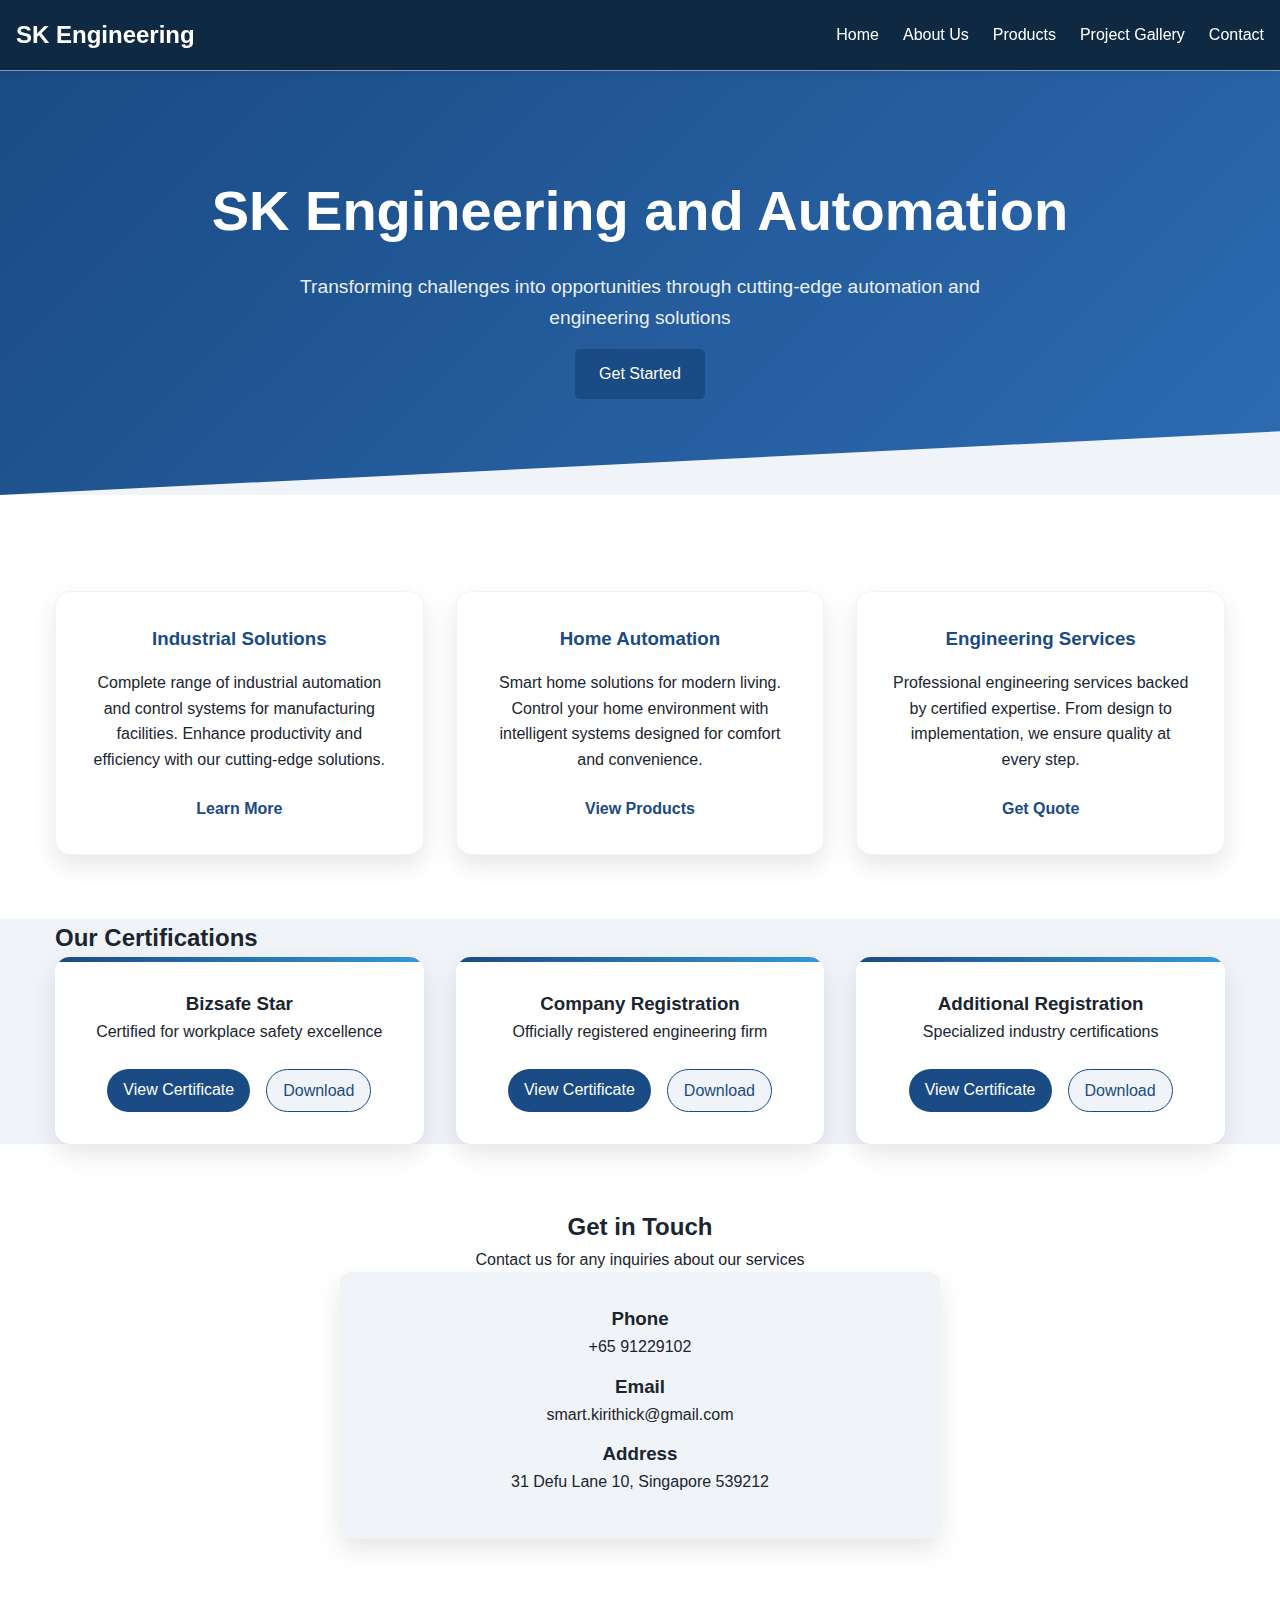
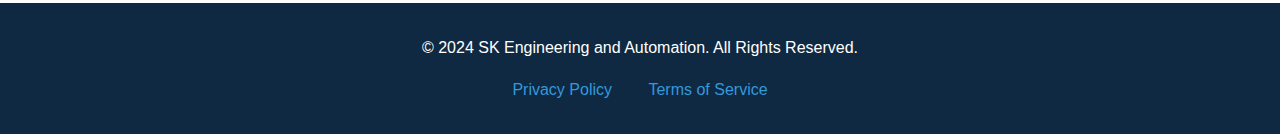
<file: index.html>
<!DOCTYPE html>
<html lang="en">
<head>
    <meta charset="UTF-8">
    <meta name="viewport" content="width=device-width, initial-scale=1.0">
    <title>SK Engineering and Automation</title>
    <link rel="stylesheet" href="css/style.css">
</head>
<body>
    <nav>
        <div class="logo">SK Engineering</div>
        <ul>
            <li><a href="index.html">Home</a></li>
            <li><a href="aboutus.html">About Us</a></li>
            <li><a href="products.html" class="active">Products</a></li>
            <li><a href="gallery.html" class="active">Project Gallery</a></li>
            <li><a href="contact.html">Contact</a></li>
        </ul>
    </nav>

    <section class="hero">
        <div class="container">
            <h1>SK Engineering and Automation</h1>
            <p>Transforming challenges into opportunities through cutting-edge automation and engineering solutions</p>
            <a href="contact.html" class="button">Get Started</a>
        </div>
    </section>

    <section class="services">
        <div class="container">
            <div class="services-grid">
                <div class="service-card">
                    <h3>Industrial Solutions</h3>
                    <p>Complete range of industrial automation and control systems for manufacturing facilities. 
                    Enhance productivity and efficiency with our cutting-edge solutions.</p>
                    <a href="products.html">Learn More</a>
                </div>

                <div class="service-card">
                    <h3>Home Automation</h3>
                    <p>Smart home solutions for modern living. Control your home environment 
                    with intelligent systems designed for comfort and convenience.</p>
                    <a href="products.html">View Products</a>
                </div>

                <div class="service-card">
                    <h3>Engineering Services</h3>
                    <p>Professional engineering services backed by certified expertise. 
                    From design to implementation, we ensure quality at every step.</p>
                    <a href="contact.html">Get Quote</a>
                </div>
            </div>
        </div>
    </section>

    <section class="certifications">
        <div class="container">
            <h2>Our Certifications</h2>
            <div class="certifications-grid">
                <div class="certification-card">
                    <h3>Bizsafe Star</h3>
                    <p>Certified for workplace safety excellence</p>
                    <div class="certification-actions">
                        <a href="#" class="btn-view" data-certificate="Bizsafestar.pdf">View Certificate</a>
                        <a href="img/Bizsafestar.pdf" class="btn-download" download>Download</a>
                    </div>
                </div>

                <div class="certification-card">
                    <h3>Company Registration</h3>
                    <p>Officially registered engineering firm</p>
                    <div class="certification-actions">
                        <a href="#" class="btn-view" data-certificate="CertificateofRegistration.pdf">View Certificate</a>
                        <a href="img/CertificateofRegistration.pdf" class="btn-download" download>Download</a>
                    </div>
                </div>

                <div class="certification-card">
                    <h3>Additional Registration</h3>
                    <p>Specialized industry certifications</p>
                    <div class="certification-actions">
                        <a href="#" class="btn-view" data-certificate="CertificateofRegistration2.pdf">View Certificate</a>
                        <a href="img/CertificateofRegistration2.pdf" class="btn-download" download>Download</a>
                    </div>
                </div>
            </div>
        </div>
    </section>

    <section class="contact-info">
        <div class="container">
            <h2>Get in Touch</h2>
            <p>Contact us for any inquiries about our services</p>
            <div class="contact-details">
                <div class="contact-item">
                    <h3>Phone</h3>
                    <p>+65 91229102</p>
                </div>
                <div class="contact-item">
                    <h3>Email</h3>
                    <p>smart.kirithick@gmail.com</p>
                </div>
                <div class="contact-item">
                    <h3>Address</h3>
                    <p>31 Defu Lane 10, Singapore 539212</p>
                </div>
            </div>
        </div>
    </section>

    <div class="certificate-modal-overlay">
        <div class="certificate-modal">
            <button class="certificate-modal-close">&times;</button>
            <iframe class="certificate-modal-image" src="" type="application/pdf"></iframe>
        </div>
    </div>

    <footer>
        <div class="container">
            <p>&copy; 2024 SK Engineering and Automation. All Rights Reserved.</p>
            <div class="footer-links">
                <a href="#">Privacy Policy</a>
                <a href="#">Terms of Service</a>
            </div>
        </div>
    </footer>

    <script>
        document.querySelectorAll('.btn-view').forEach(button => {
            button.addEventListener('click', (e) => {
                e.preventDefault();
                const certificateSrc = 'img/' + button.getAttribute('data-certificate');
                const modalOverlay = document.querySelector('.certificate-modal-overlay');
                const modalImage = document.querySelector('.certificate-modal-image');
                
                modalImage.src = certificateSrc;
                modalOverlay.classList.add('show');
            });
        });

        document.querySelector('.certificate-modal-close').addEventListener('click', () => {
            const modalOverlay = document.querySelector('.certificate-modal-overlay');
            modalOverlay.classList.remove('show');
        });

        document.querySelector('.certificate-modal-overlay').addEventListener('click', (e) => {
            if (e.target === e.currentTarget) {
                e.currentTarget.classList.remove('show');
            }
        });
    </script>
</body>
</html>
</file>
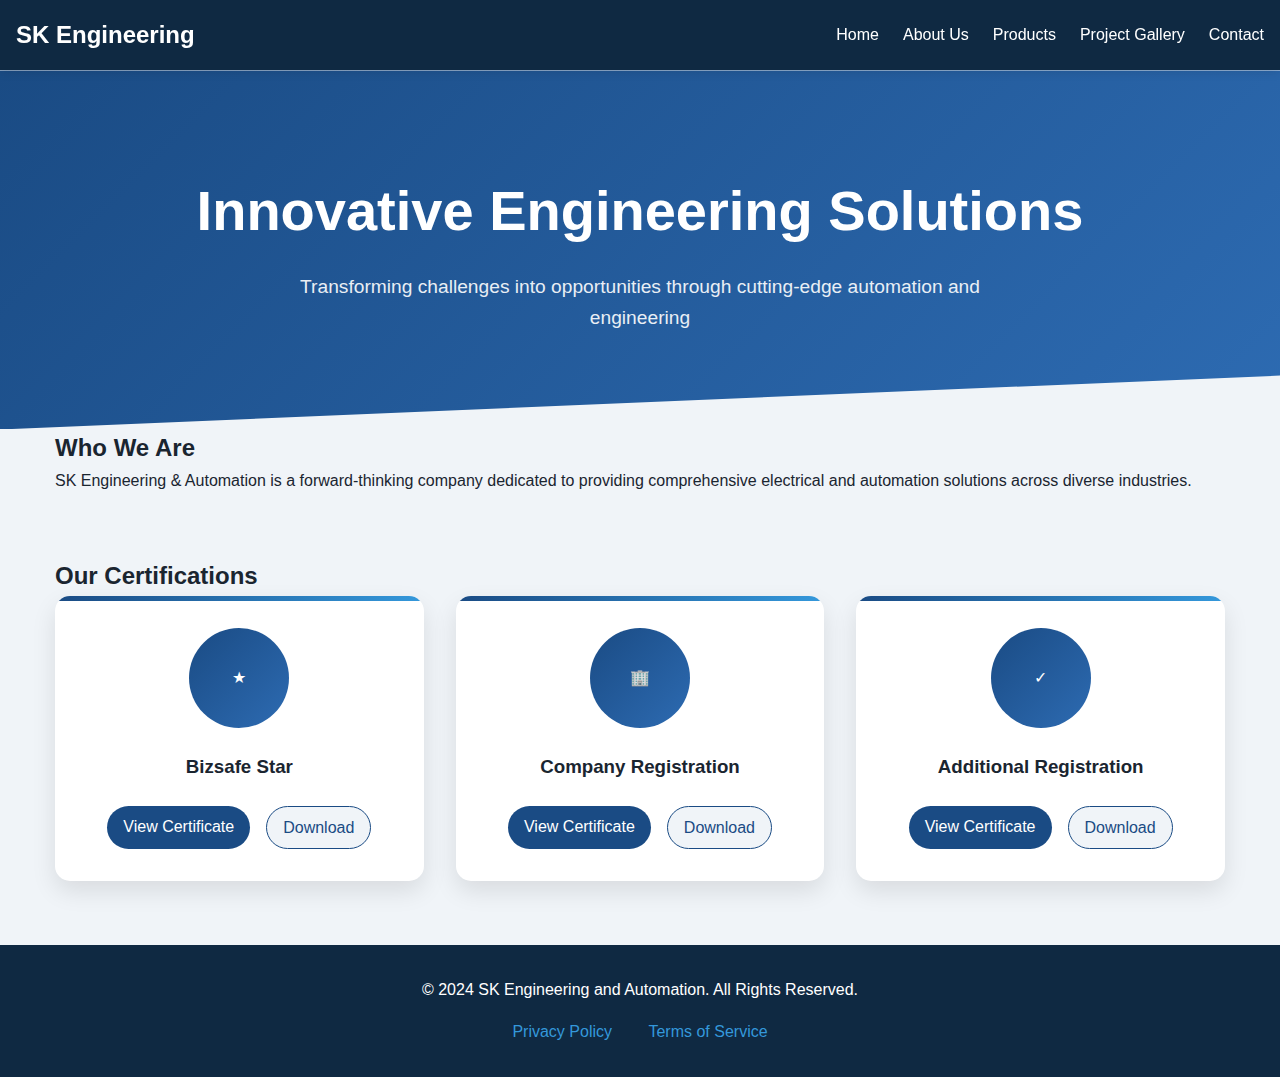
<file: aboutus.html>
<!DOCTYPE html>
<html lang="en">
<head>
    <meta charset="UTF-8">
    <meta name="viewport" content="width=device-width, initial-scale=1.0">
    <title>About Us - SK Engineering and Automation</title>
    <link rel="stylesheet" href="css/style.css">
</head>
<body>
    <nav>
        <div class="logo">SK Engineering</div>
        <ul>
            <li><a href="index.html">Home</a></li>
            <li><a href="aboutus.html">About Us</a></li>
            <li><a href="products.html" class="active">Products</a></li>
            <li><a href="gallery.html" class="active">Project Gallery</a></li>
            <li><a href="contact.html">Contact</a></li>
        </ul>
    </nav>

    <section class="hero">
        <div class="container hero-content">
            <h1>Innovative Engineering Solutions</h1>
            <p>Transforming challenges into opportunities through cutting-edge automation and engineering</p>
        </div>
    </section>

    <section class="container company-intro">
        <h2>Who We Are</h2>
        <p>SK Engineering & Automation is a forward-thinking company dedicated to providing comprehensive electrical and automation solutions across diverse industries.</p>
    </section>

    <section class="company-certifications">
        <div class="container">
            <h2>Our Certifications</h2>
            <div class="certifications-grid">
                <div class="certification-card">
                    <div class="certification-icon">★</div>
                    <h3>Bizsafe Star</h3>
                    <div class="certification-actions">
                        <a href="#" class="btn-view" data-certificate="Bizsafestar.pdf">View Certificate</a>
                        <a href="img/Bizsafestar.pdf" class="btn-download" download>Download</a>
                    </div>
                </div>
                <div class="certification-card">
                    <div class="certification-icon">🏢</div>
                    <h3>Company Registration</h3>
                    <div class="certification-actions">
                        <a href="#" class="btn-view" data-certificate="CertificateofRegistration.pdf">View Certificate</a>
                        <a href="img/CertificateofRegistration.pdf" class="btn-download" download>Download</a>
                    </div>
                </div>
                <div class="certification-card">
                    <div class="certification-icon">✓</div>
                    <h3>Additional Registration</h3>
                    <div class="certification-actions">
                        <a href="#" class="btn-view" data-certificate="CertificateofRegistration2.pdf">View Certificate</a>
                        <a href="img/CertificateofRegistration2.pdf" class="btn-download" download>Download</a>
                    </div>
                </div>
            </div>
        </div>
    </section>

    <!-- Certificate Modal -->
    <div class="certificate-modal-overlay">
        <div class="certificate-modal">
            <button class="certificate-modal-close">&times;</button>
            <iframe class="certificate-modal-image" src="" type="application/pdf"></iframe>
        </div>
    </div>

    <footer>
        <div class="container">
            <p>&copy; 2024 SK Engineering and Automation. All Rights Reserved.</p>
            <div class="footer-links">
                <a href="#">Privacy Policy</a>
                <a href="#">Terms of Service</a>
            </div>
        </div>
    </footer>

    <script>
        // Certificate Modal JavaScript
        document.querySelectorAll('.btn-view').forEach(button => {
            button.addEventListener('click', (e) => {
                e.preventDefault();
                const certificateSrc = 'img/' + button.getAttribute('data-certificate');
                const modalOverlay = document.querySelector('.certificate-modal-overlay');
                const modalImage = document.querySelector('.certificate-modal-image');
                
                modalImage.src = certificateSrc;
                modalOverlay.classList.add('show');
            });
        });

        // Close modal
        document.querySelector('.certificate-modal-close').addEventListener('click', () => {
            const modalOverlay = document.querySelector('.certificate-modal-overlay');
            modalOverlay.classList.remove('show');
        });

        // Close modal when clicking outside
        document.querySelector('.certificate-modal-overlay').addEventListener('click', (e) => {
            if (e.target === e.currentTarget) {
                e.currentTarget.classList.remove('show');
            }
        });
    </script>
</body>
</html>
</file>
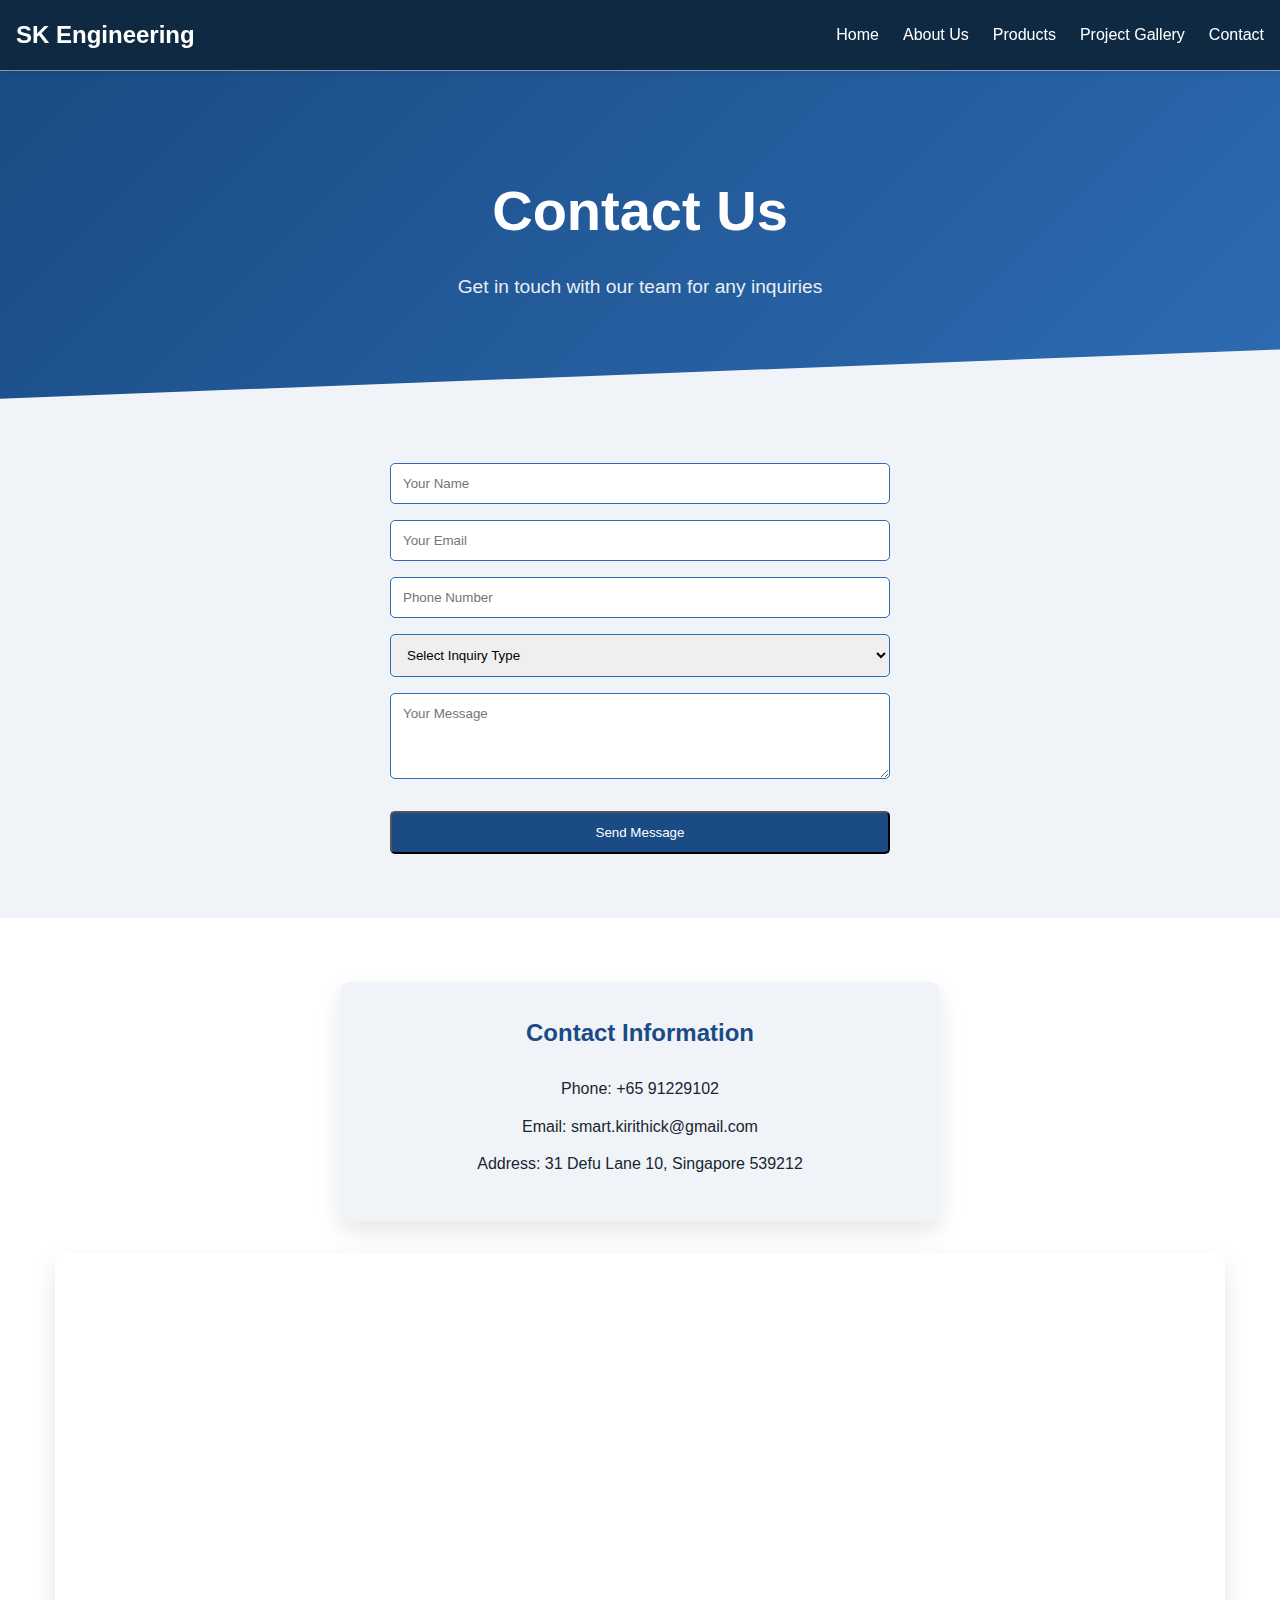
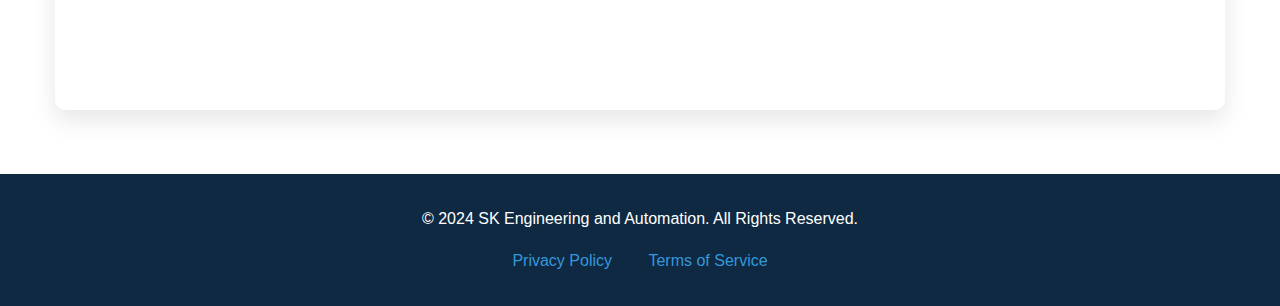
<file: contact.html>
<!DOCTYPE html>
<html lang="en">
<head>
    <meta charset="UTF-8">
    <meta name="viewport" content="width=device-width, initial-scale=1.0">
    <title>Contact Us - SK Engineering and Automation</title>
    <link rel="stylesheet" href="css/style.css">
</head>
<body>
    <nav>
        <div class="logo">SK Engineering</div>
        <ul>
            <li><a href="index.html">Home</a></li>
            <li><a href="aboutus.html">About Us</a></li>
            <li><a href="products.html" class="active">Products</a></li>
            <li><a href="gallery.html" class="active">Project Gallery</a></li>
            <li><a href="contact.html">Contact</a></li>
        </ul>
    </nav>
    
    <section class="hero">
        <div class="container">
            <h1>Contact Us</h1>
            <p>Get in touch with our team for any inquiries</p>
        </div>
    </section>
    
    <section class="contact-section">
        <div class="container">
            <form class="contact-form">
                <input type="text" name="name" placeholder="Your Name" required>
                <input type="email" name="email" placeholder="Your Email" required>
                <input type="tel" name="phone" placeholder="Phone Number">
                <select name="inquiry-type">
                    <option value="">Select Inquiry Type</option>
                    <option value="industrial">Industrial Solutions</option>
                    <option value="home">Home Products</option>
                    <option value="career">Career Opportunities</option>
                    <option value="other">Other</option>
                </select>
                <textarea name="message" placeholder="Your Message" rows="4" required></textarea>
                <button type="submit" class="button">Send Message</button>
            </form>
        </div>
    </section>
    
    <section class="contact-info">
        <div class="container">
            <div class="contact-details">
                <h2>Contact Information</h2>
                <p>Phone: +65 91229102</p>
                <p>Email: smart.kirithick@gmail.com</p>
                <p>Address: 31 Defu Lane 10, Singapore 539212</p>
            </div>
            
            <div class="map-container">
                <iframe
                     src="https://www.google.com/maps/embed?pb=!1m18!1m12!1m3!1d3988.7274875850437!2d103.91428547481606!3d1.3746436987221802!2m3!1f0!2f0!3f0!3m2!1i1024!2i768!4f13.1!3m3!1m2!1s0x31da3cef6d26943b%3A0x73da26bfe5254dc!2s31%20Defu%20Lane%2010%2C%20Singapore%20539212!5e0!3m2!1sen!2ssg!4v1703482798988!5m2!1sen!2ssg"
                     width="100%"
                     height="450"
                     style="border:0;"
                     allowfullscreen=""
                     loading="lazy"
                     referrerpolicy="no-referrer-when-downgrade">
                </iframe>
            </div>
        </div>
    </section>
    
    <footer>
        <div class="container">
            <p>&copy; 2024 SK Engineering and Automation. All Rights Reserved.</p>
            <div class="footer-links">
                <a href="#">Privacy Policy</a>
                <a href="#">Terms of Service</a>
            </div>
        </div>
    </footer>
</body>
</html>
</file>
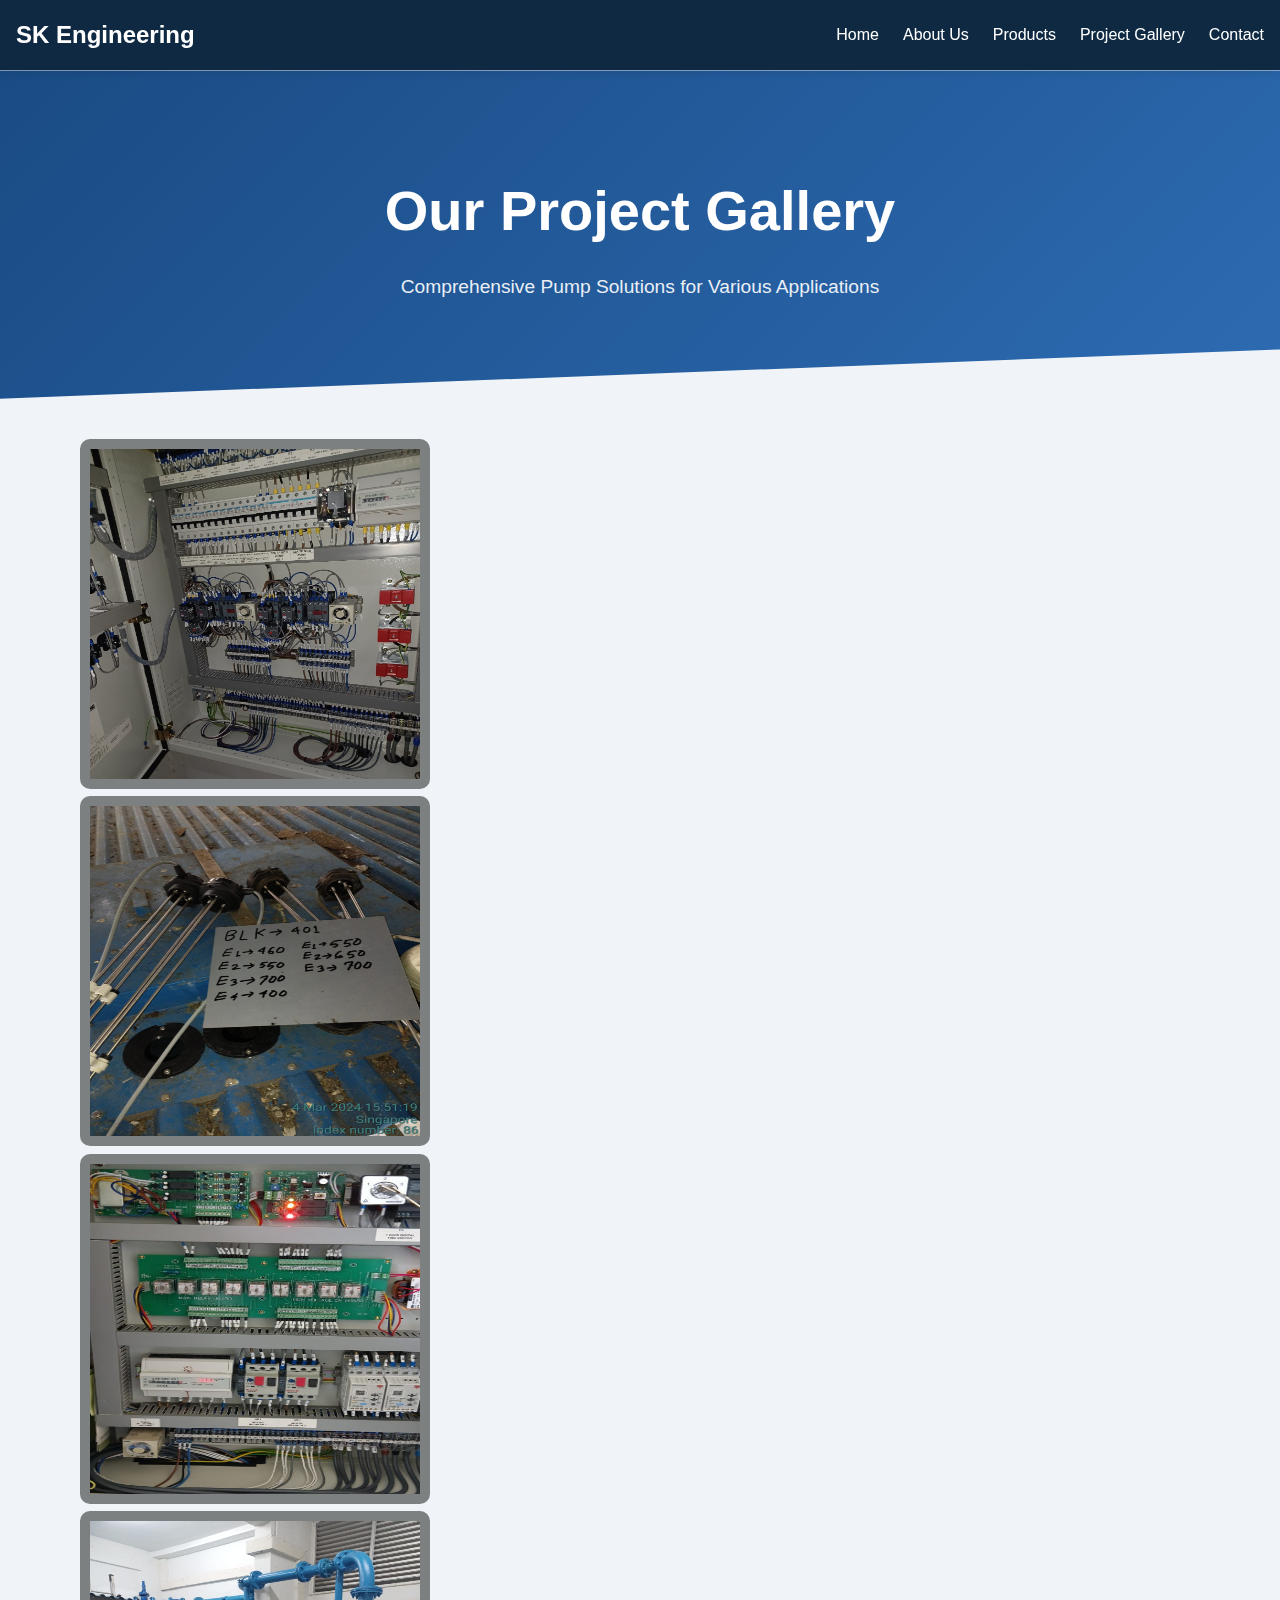
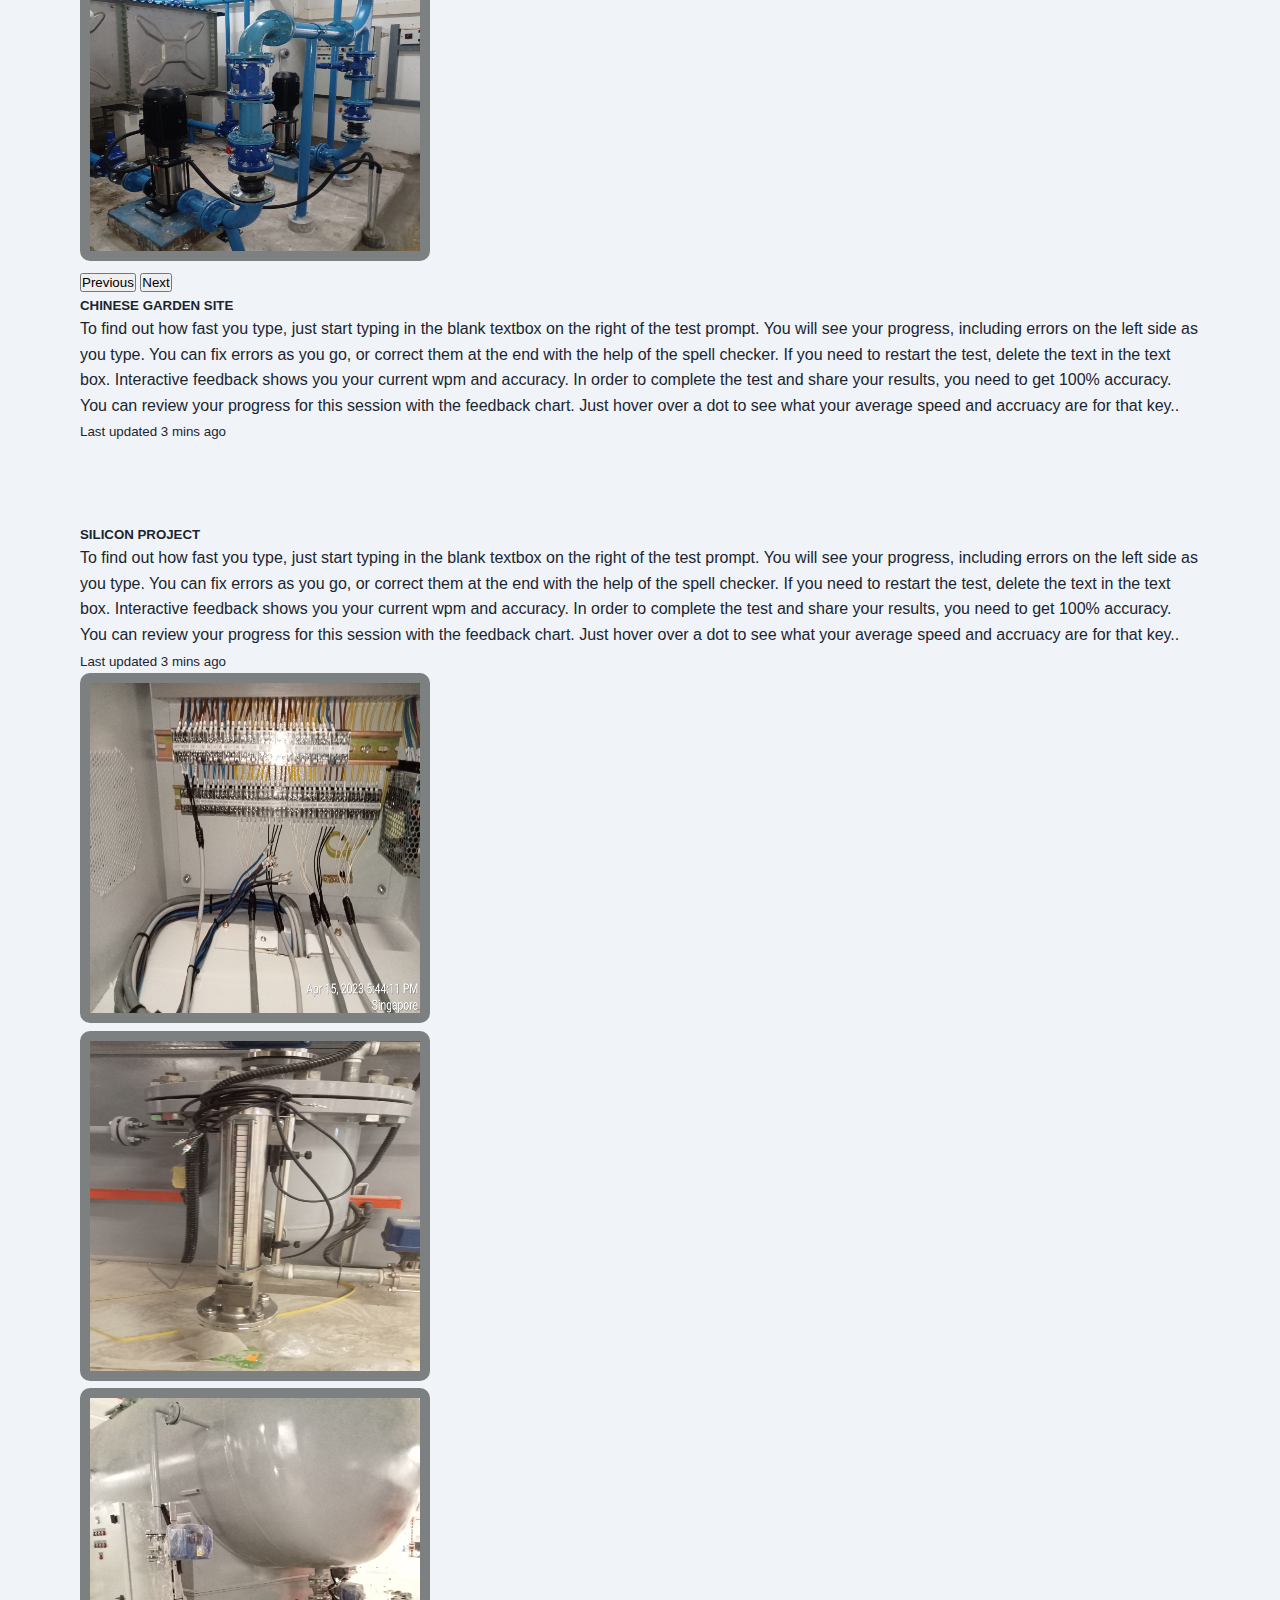
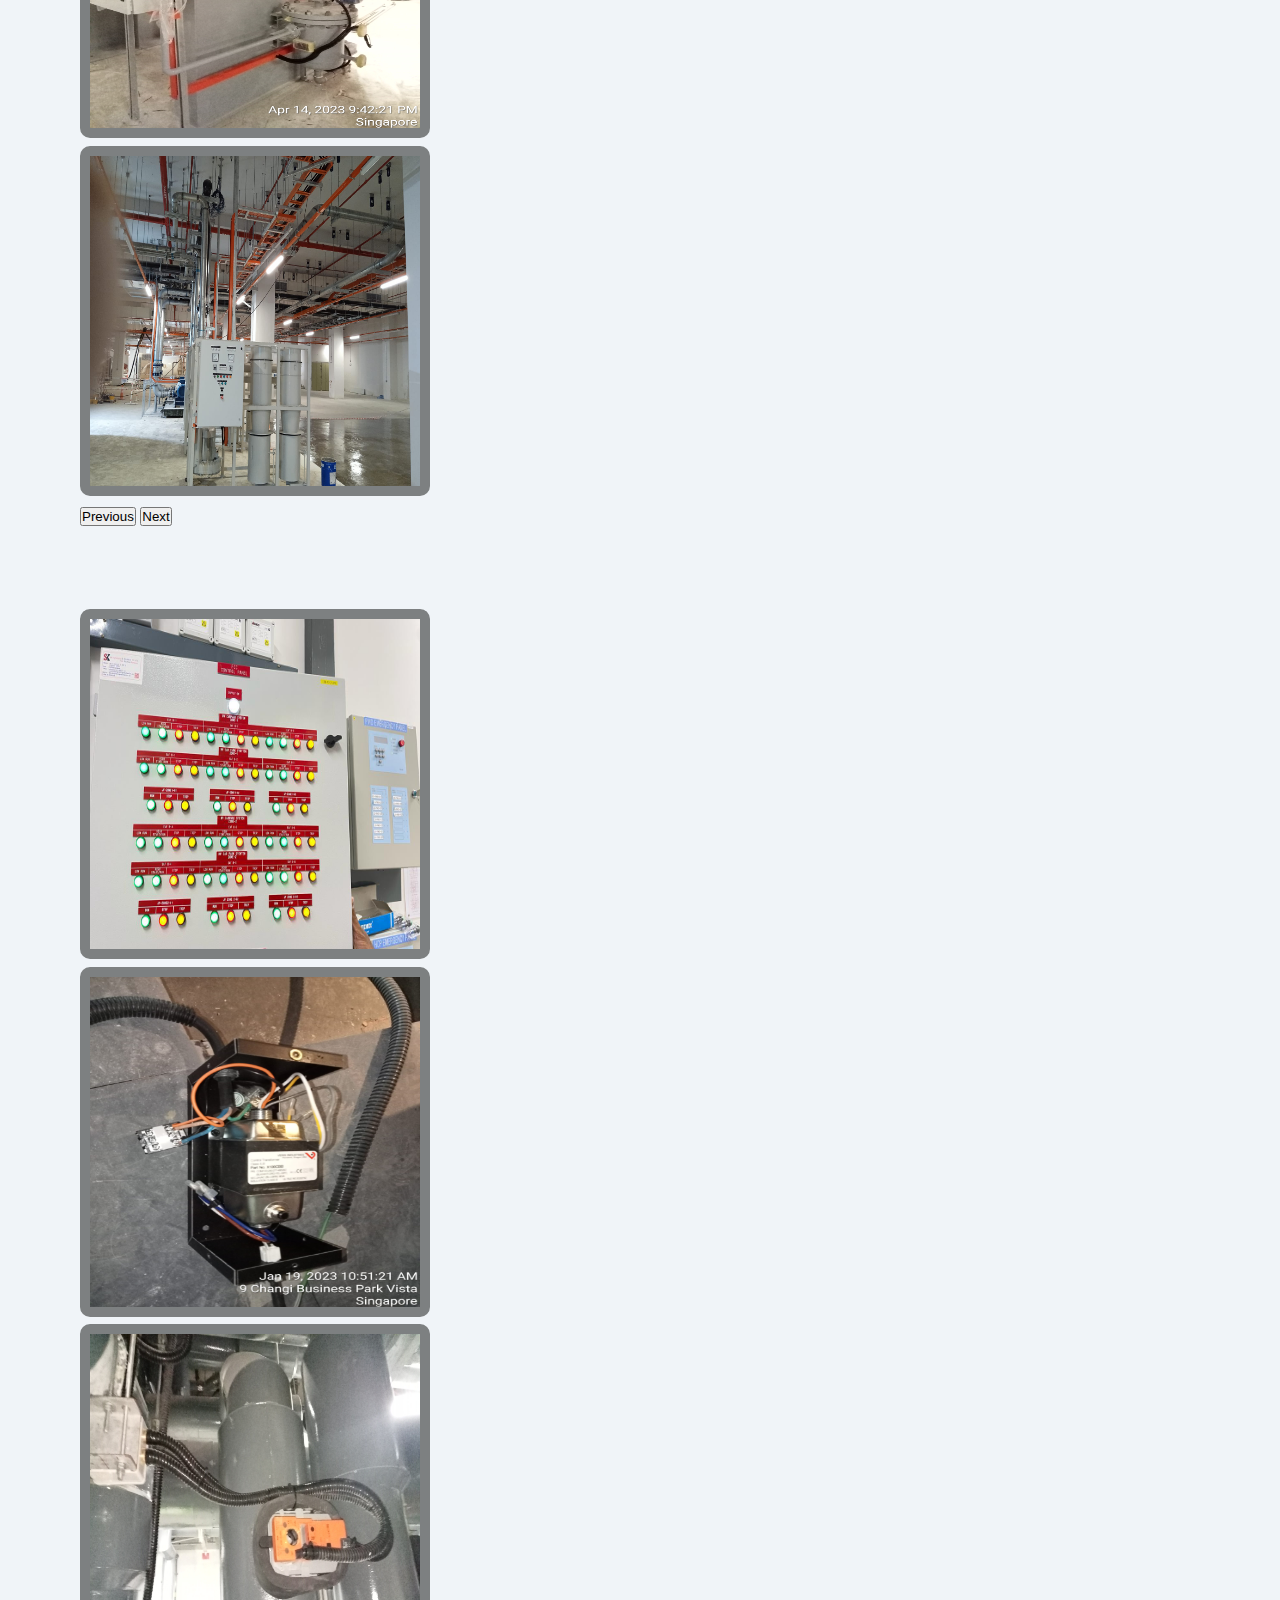
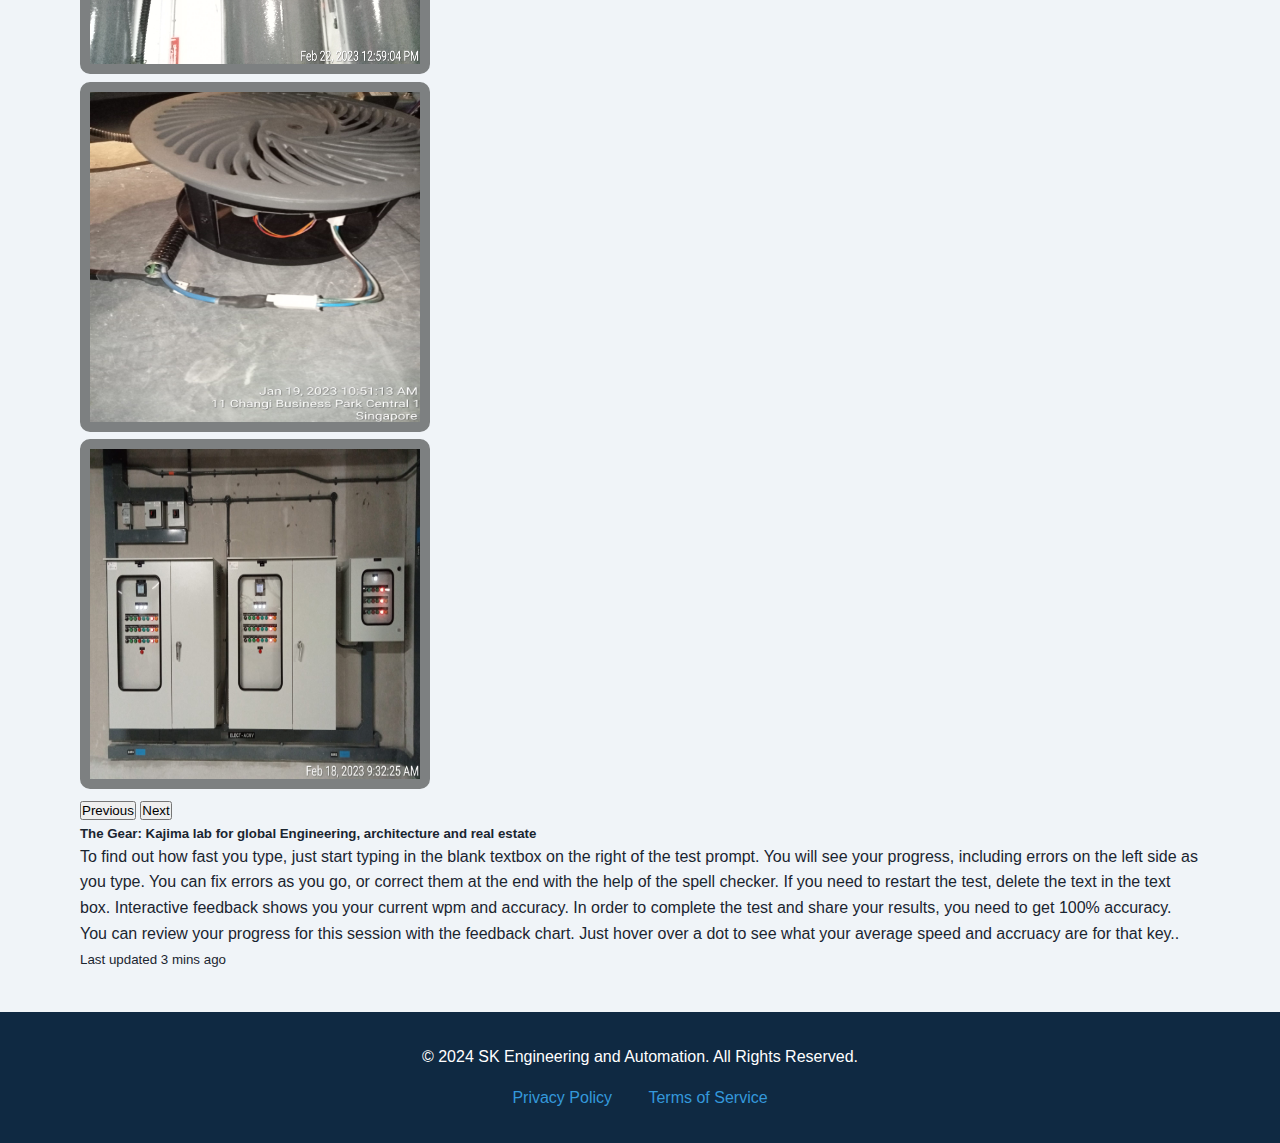
<file: gallery.html>
<!DOCTYPE html>
<html lang="en">
<head>
    <meta charset="UTF-8">
    <meta name="viewport" content="width=device-width, initial-scale=1.0">
    <title>Products - SK Engineering and Automation</title>
    <link rel="stylesheet" href="css/style.css">
    <link href="https://cdn.jsdelivr.net/npm/bootstrap@5.0.2/dist/css/bootstrap.min.css" rel="stylesheet" integrity="sha384-EVSTQN3/azprG1Anm3QDgpJLIm9Nao0Yz1ztcQTwFspd3yD65VohhpuuCOmLASjC" crossorigin="anonymous">
<script src="https://cdn.jsdelivr.net/npm/bootstrap@5.0.2/dist/js/bootstrap.bundle.min.js" integrity="sha384-MrcW6ZMFYlzcLA8Nl+NtUVF0sA7MsXsP1UyJoMp4YLEuNSfAP+JcXn/tWtIaxVXM" crossorigin="anonymous"></script>
<script src="https://cdn.jsdelivr.net/npm/@popperjs/core@2.9.2/dist/umd/popper.min.js" integrity="sha384-IQsoLXl5PILFhosVNubq5LC7Qb9DXgDA9i+tQ8Zj3iwWAwPtgFTxbJ8NT4GN1R8p" crossorigin="anonymous"></script>
<script src="https://cdn.jsdelivr.net/npm/bootstrap@5.0.2/dist/js/bootstrap.min.js" integrity="sha384-cVKIPhGWiC2Al4u+LWgxfKTRIcfu0JTxR+EQDz/bgldoEyl4H0zUF0QKbrJ0EcQF" crossorigin="anonymous"></script>
</head>
<body>
    <nav>
        <div class="logo">SK Engineering</div>
        <ul>
            <li><a href="index.html">Home</a></li>
            <li><a href="aboutus.html">About Us</a></li>
            <li><a href="products.html" class="active">Products</a></li>
            <li><a href="gallery.html" class="active">Project Gallery</a></li>
            <li><a href="contact.html">Contact</a></li>
        </ul>
    </nav>

    <section class="hero">
        <div class="container">
            <h1>Our Project Gallery</h1>
            <p>Comprehensive Pump Solutions for Various Applications</p>
        </div>
    </section>
   
        <div class="products-grid">
            <div class="card mb-3 border-0">
                <div class="row g-5">
                  <div class="col-md-4">
                
                    <div id="carousel1" class="carousel slide" data-bs-ride="carousel">
                        <div class="carousel-inner">
                          <div class="carousel-item active">
                            <img src="img/pro-1/pr1i1.jpg" class="d-block w-100  " alt="Image 1" style="width: 350px; height: 350px; border: 10px solid #7d8081; border-radius: 10px" >
                          </div>
                          <div class="carousel-item">
                            <img src="img/pro-1/pr1i2.jpg" class="d-block w-100 " alt="Image 2" style="width: 350px; height: 350px; border: 10px solid #7d8081; border-radius: 10px">
                          </div>
                          <div class="carousel-item">
                            <img src="img/pro-1/pr1i3.jpg" class="d-block w-100 " alt="Image 3" style="width: 350px; height: 350px; border: 10px solid #7d8081; border-radius: 10px">
                          </div>
                          <div class="carousel-item">
                            <img src="img/pro-1/pr1i4.jpg" class="d-block w-100 " alt="Image 2" style="width: 350px; height: 350px; border: 10px solid #7d8081; border-radius: 10px">
                          </div>
                      
                        </div>
                        <button class="carousel-control-prev" type="button" data-bs-target="#carousel1" data-bs-slide="prev">
                          <span class="carousel-control-prev-icon" aria-hidden="true"></span>
                          <span class="visually-hidden">Previous</span>
                        </button>
                        <button class="carousel-control-next" type="button" data-bs-target="#carousel1" data-bs-slide="next">
                          <span class="carousel-control-next-icon" aria-hidden="true"></span>
                          <span class="visually-hidden">Next</span>
                        </button>
                      </div>
                  </div>
                  <div class="col-md-8 ">
                    <div class="card-body" >
                      <h5 class="card-title">CHINESE GARDEN SITE </h5>
                      <p class="card-text">To find out how fast you type, just start typing in the blank textbox on the right of the test prompt. You will see your progress, including errors on the left side as you type.
                        You can fix errors as you go, or correct them at the end with the help of the spell checker. If you need to restart the test, delete the text in the text box. Interactive feedback shows you your current wpm and accuracy.
                        In order to complete the test and share your results, you need to get 100% accuracy. You can review your progress for this session with the feedback chart. Just hover over a dot to see what your average speed and accruacy are for that key..</p>
                      <p class="card-text"><small class="text-muted">Last updated 3 mins ago</small></p>
                    </div>
                  </div>
                </div>
              </div>
        </div>
        
        <div class="products-grid">
            <div class="card mb-3 border-0">
              <div class="row g-0">
                <div class="col-md-7">
                  <h5 class="card-title">SILICON PROJECT</h5>
                  <p class="card-text">To find out how fast you type, just start typing in the blank textbox on the right of the test prompt. You will see your progress, including errors on the left side as you type.
                    You can fix errors as you go, or correct them at the end with the help of the spell checker. If you need to restart the test, delete the text in the text box. Interactive feedback shows you your current wpm and accuracy.
                    In order to complete the test and share your results, you need to get 100% accuracy. You can review your progress for this session with the feedback chart. Just hover over a dot to see what your average speed and accruacy are for that key..</p>
                  <p class="card-text"><small class="text-muted">Last updated 3 mins ago</small></p>
                </div>
                <div class="col-md-5">
                  <div class="card-body">
                    <!-- Bootstrap Carousel -->
                    <div id="carousel3" class="carousel slide" data-bs-ride="carousel">
                      <div class="carousel-inner">
                        <div class="carousel-item active">
                          <img src="img/pro-3/p3i1.jpg" class="d-block w-100 " alt="Image 1" style="width: 350px; height: 350px; border: 10px solid #7d8081; border-radius: 10px">
                        </div>
                        <div class="carousel-item">
                          <img src="img/pro-3/p3i2.jpeg" class="d-block w-100 " alt="Image 2" style="width: 350px; height: 350px; border: 10px solid #7d8081; border-radius: 10px">
                        </div>
                        <div class="carousel-item">
                          <img src="img/pro-3/p3i3.jpg" class="d-block w-100 " alt="Image 3" style="width: 350px; height: 350px; border: 10px solid #7d8081; border-radius: 10px">
                        </div>
                        <div class="carousel-item">
                          <img src="img/pro-3/p3i4.jpg" class="d-block w-100 " alt="Image 3" style="width: 350px; height: 350px; border: 10px solid #7d8081; border-radius: 10px">
                        </div>
                      </div>
                      <button class="carousel-control-prev" type="button" data-bs-target="#carousel3" data-bs-slide="prev">
                        <span class="carousel-control-prev-icon" aria-hidden="true"></span>
                        <span class="visually-hidden">Previous</span>
                      </button>
                      <button class="carousel-control-next" type="button" data-bs-target="#carousel3" data-bs-slide="next">
                        <span class="carousel-control-next-icon" aria-hidden="true"></span>
                        <span class="visually-hidden">Next</span>
                      </button>
                    </div>
                  </div>
                </div>
              </div>
            </div>
          </div>
          
          <div class="products-grid">
            <div class="card mb-3 border-0">
                <div class="row g-5">
                  <div class="col-md-4">
                
                    <div id="carousel4" class="carousel slide" data-bs-ride="carousel">
                        <div class="carousel-inner">
                          <div class="carousel-item active">
                            <img src="img/pro-4/p4i1.jpg" class="d-block w-100  " alt="Image 1" style="width: 350px; height: 350px; border: 10px solid #7d8081; border-radius: 10px">
                          </div>
                          <div class="carousel-item">
                            <img src="img/pro-4/p4i2.jpeg" class="d-block w-100 " alt="Image 2" style="width: 350px; height: 350px; border: 10px solid #7d8081; border-radius: 10px">
                          </div>
                          <div class="carousel-item">
                            <img src="img/pro-4/p4i3.jpg" class="d-block w-100 " alt="Image 3" style="width: 350px; height: 350px; border: 10px solid #7d8081; border-radius: 10px">
                          </div>
                          <div class="carousel-item">
                            <img src="img/pro-4/p4i4.jpeg" class="d-block w-100 " alt="Image 4" style="width: 350px; height: 350px; border: 10px solid #7d8081; border-radius: 10px">
                          </div>
                          <div class="carousel-item">
                            <img src="img/pro-4/p4i5.jpeg" class="d-block w-100 " alt="Image 5" style="width: 350px; height: 350px; border: 10px solid #7d8081; border-radius: 10px">
                          </div>
                        </div>
                        <button class="carousel-control-prev" type="button" data-bs-target="#carousel4" data-bs-slide="prev">
                          <span class="carousel-control-prev-icon" aria-hidden="true"></span>
                          <span class="visually-hidden">Previous</span>
                        </button>
                        <button class="carousel-control-next" type="button" data-bs-target="#carousel4" data-bs-slide="next">
                          <span class="carousel-control-next-icon" aria-hidden="true"></span>
                          <span class="visually-hidden">Next</span>
                        </button>
                      </div>
                  </div>
                  <div class="col-md-8 ">
                    <div class="card-body" >
                      <h5 class="card-title">The Gear: Kajima lab for global Engineering, architecture and real estate </h5>
                      <p class="card-text">To find out how fast you type, just start typing in the blank textbox on the right of the test prompt. You will see your progress, including errors on the left side as you type.
                        You can fix errors as you go, or correct them at the end with the help of the spell checker. If you need to restart the test, delete the text in the text box. Interactive feedback shows you your current wpm and accuracy.
                        In order to complete the test and share your results, you need to get 100% accuracy. You can review your progress for this session with the feedback chart. Just hover over a dot to see what your average speed and accruacy are for that key..</p>
                      <p class="card-text"><small class="text-muted">Last updated 3 mins ago</small></p>
                    </div>
                  </div>
                </div>
              </div>
        </div>

        <!-- <div id="carouselExampleIndicators" class="carousel slide" data-bs-ride="carousel">
            <div class="carousel-indicators">
              <button type="button" data-bs-target="#carouselExampleIndicators" data-bs-slide-to="0" class="active" aria-current="true" aria-label="Slide 1"></button>
              <button type="button" data-bs-target="#carouselExampleIndicators" data-bs-slide-to="1" aria-label="Slide 2"></button>
              <button type="button" data-bs-target="#carouselExampleIndicators" data-bs-slide-to="2" aria-label="Slide 3"></button>
            </div>
            <div class="carousel-inner">
              <div class="carousel-item active">
                <img src="img/pr1i1.jpg" class="d-block w-25" alt="...">
              </div>
              <div class="carousel-item">
                <img src="img/pr2i2.jpg" class="d-block w-25" alt="...">
              </div>
              <div class="carousel-item">
                <img src="img/pr1i1.jpg" class="d-block w-25" alt="...">
              </div>
            </div>
            <button class="carousel-control-prev" type="button" data-bs-target="#carouselExampleIndicators" data-bs-slide="prev">
              <span class="carousel-control-prev-icon" aria-hidden="true"></span>
              <span class="visually-hidden">Previous</span>
            </button>
            <button class="carousel-control-next" type="button" data-bs-target="#carouselExampleIndicators" data-bs-slide="next">
              <span class="carousel-control-next-icon" aria-hidden="true"></span>
              <span class="visually-hidden">Next</span>
            </button>
          </div> -->

    <footer>
        <div class="container">
            <p>&copy; 2024 SK Engineering and Automation. All Rights Reserved.</p>
            <div class="footer-links">
                <a href="#">Privacy Policy</a>
                <a href="#">Terms of Service</a>
            </div>
        </div>
    </footer>
</body>
</html>
</file>
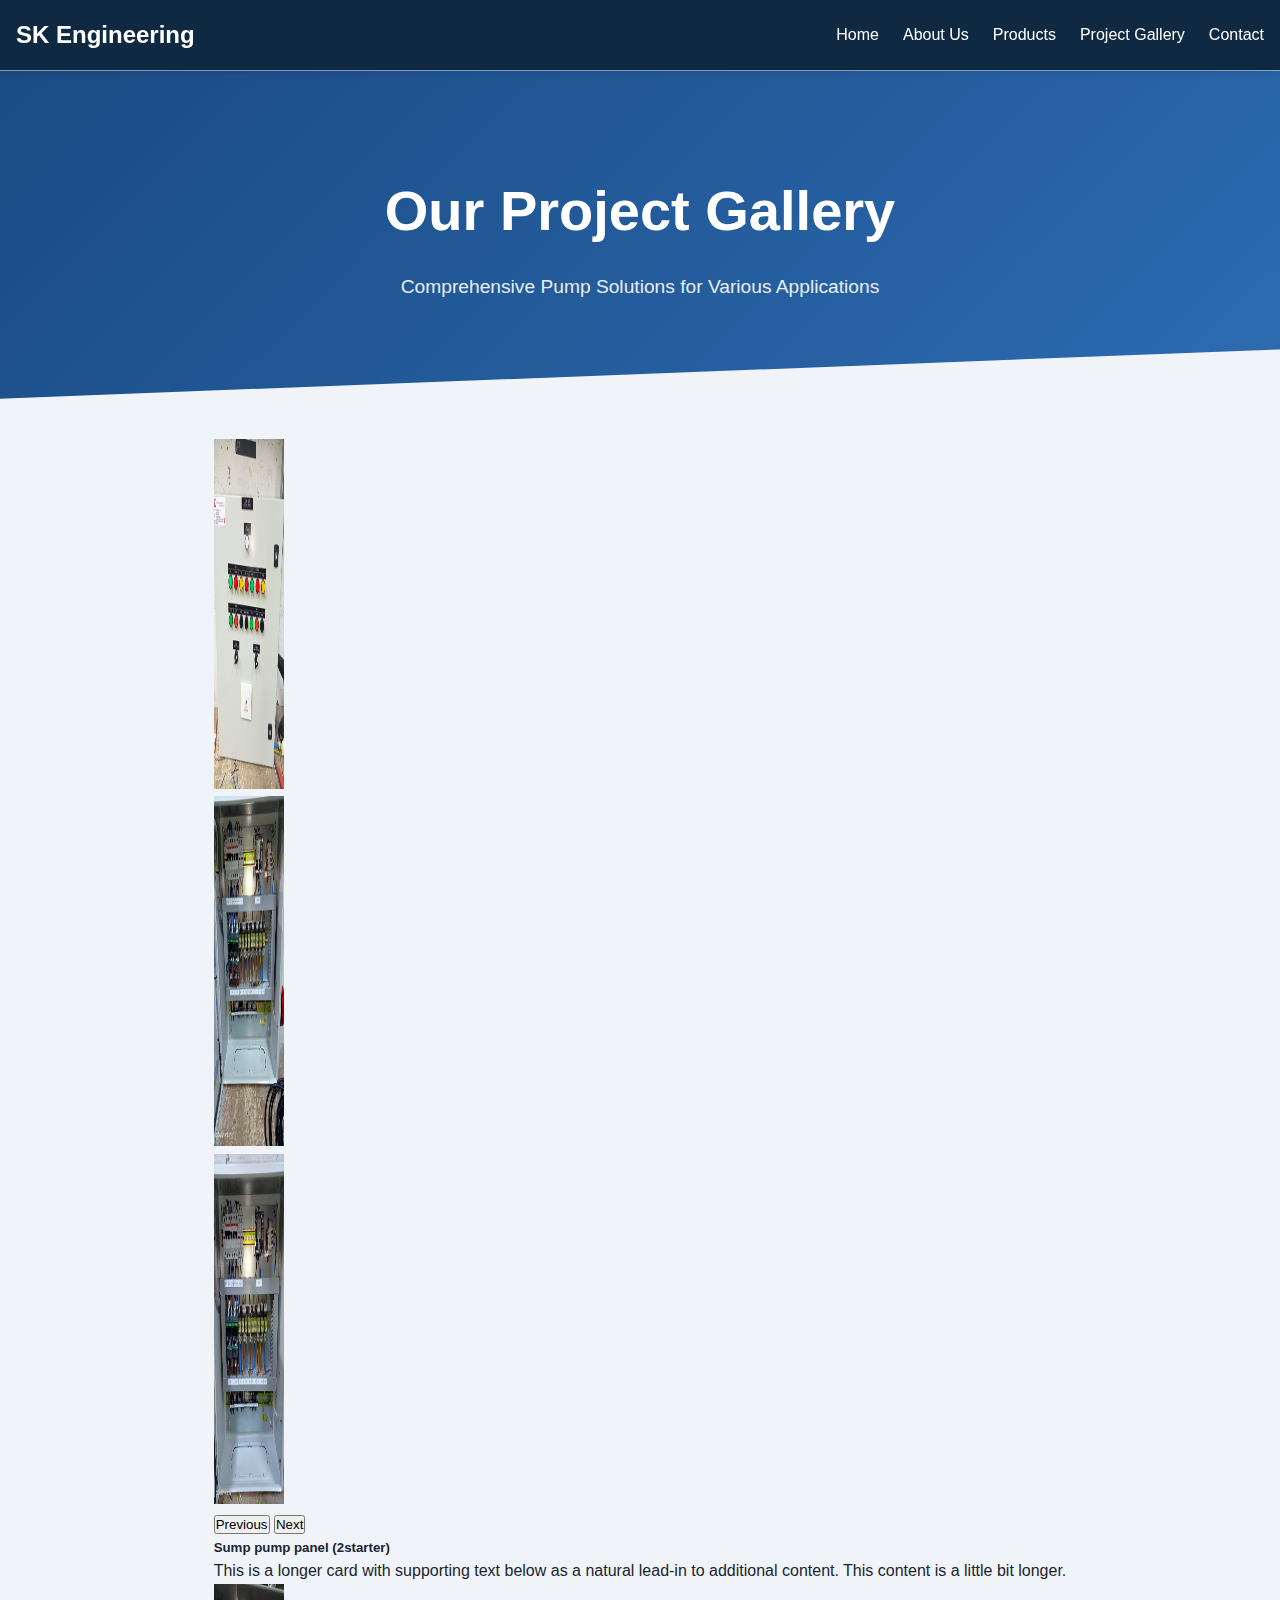
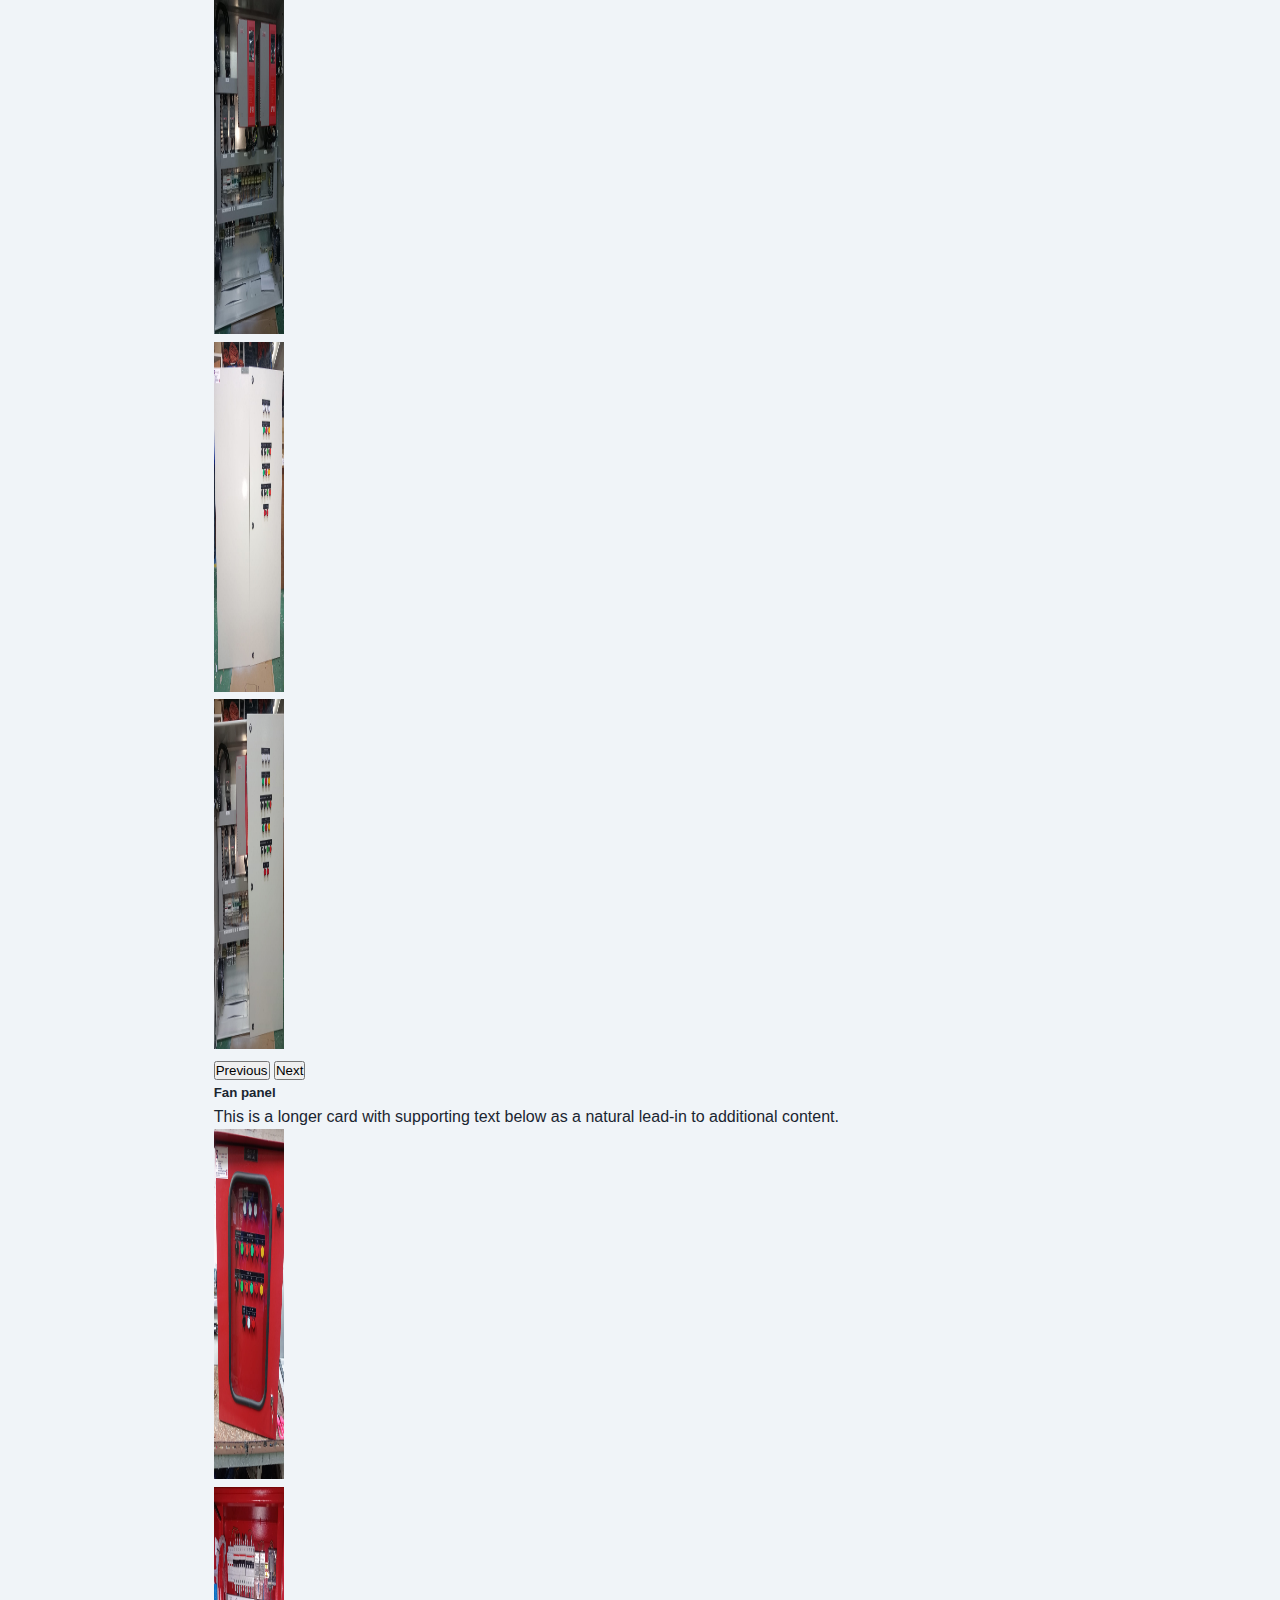
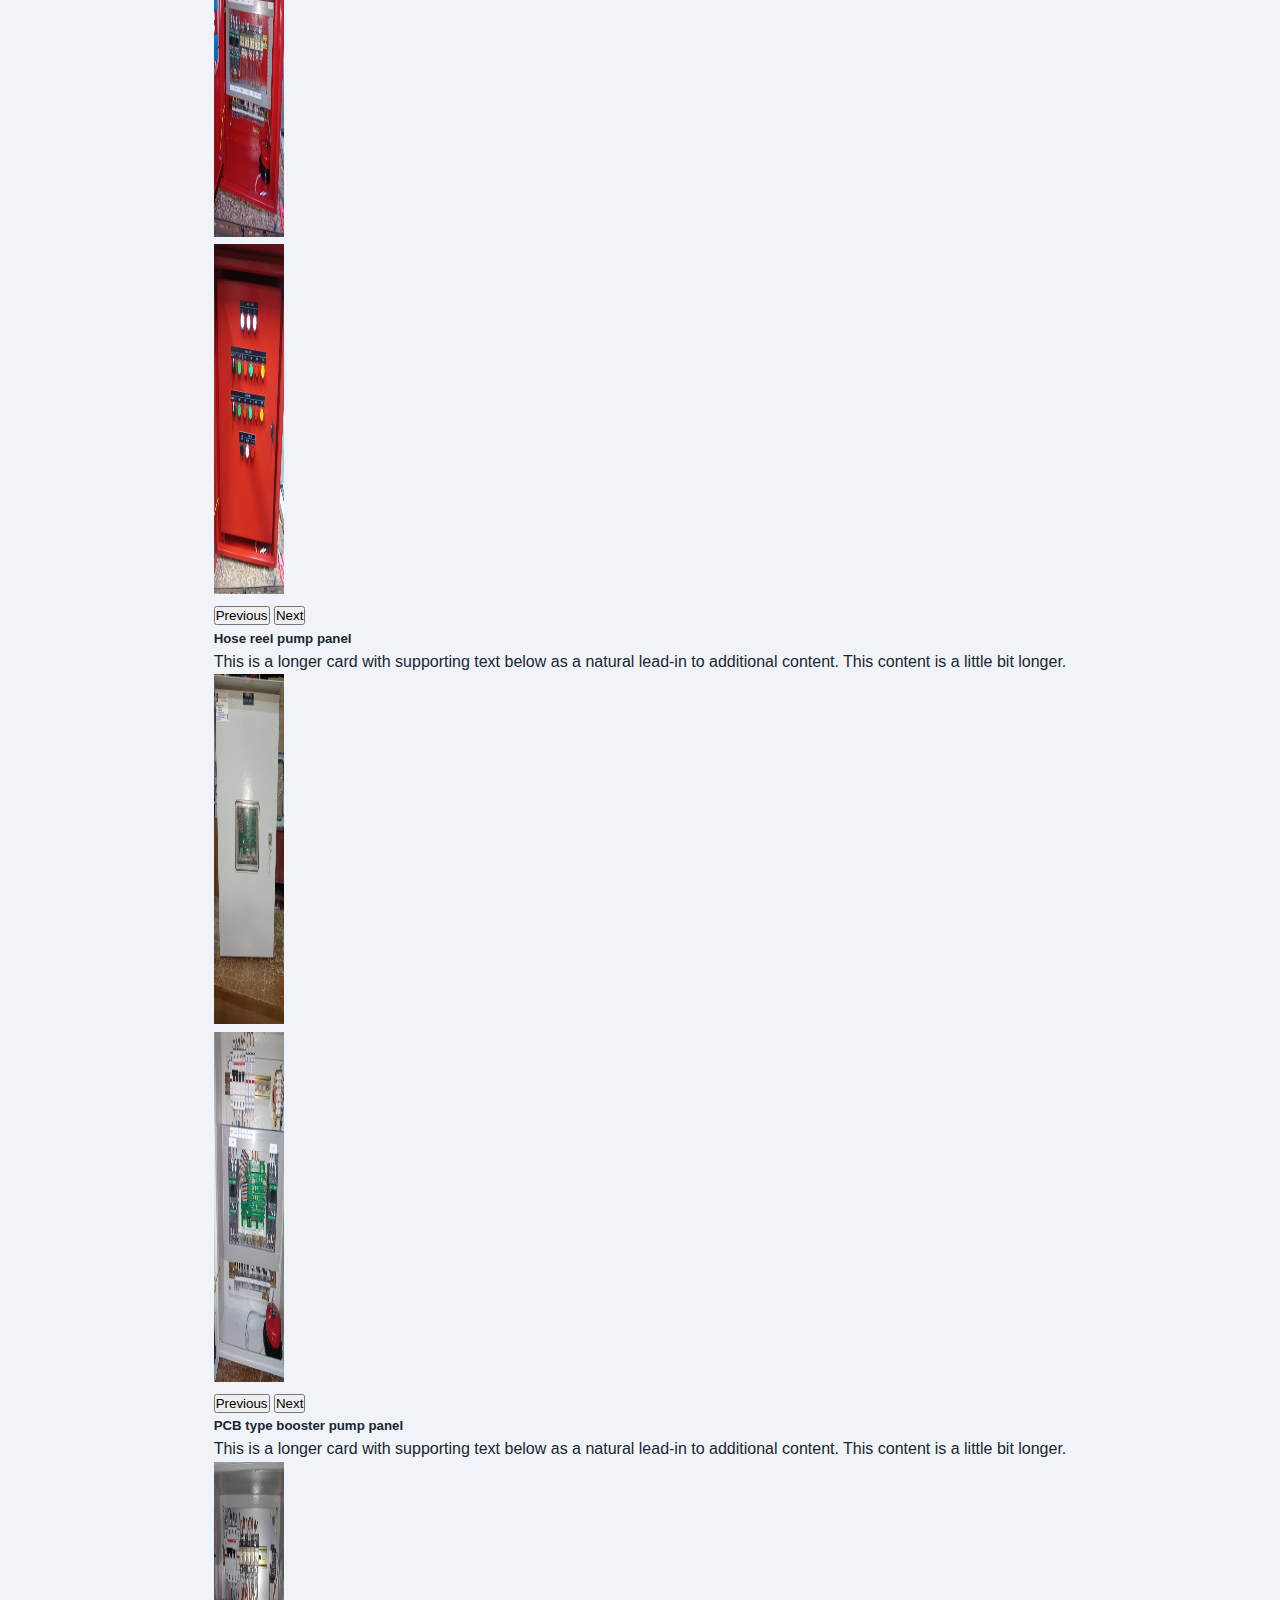
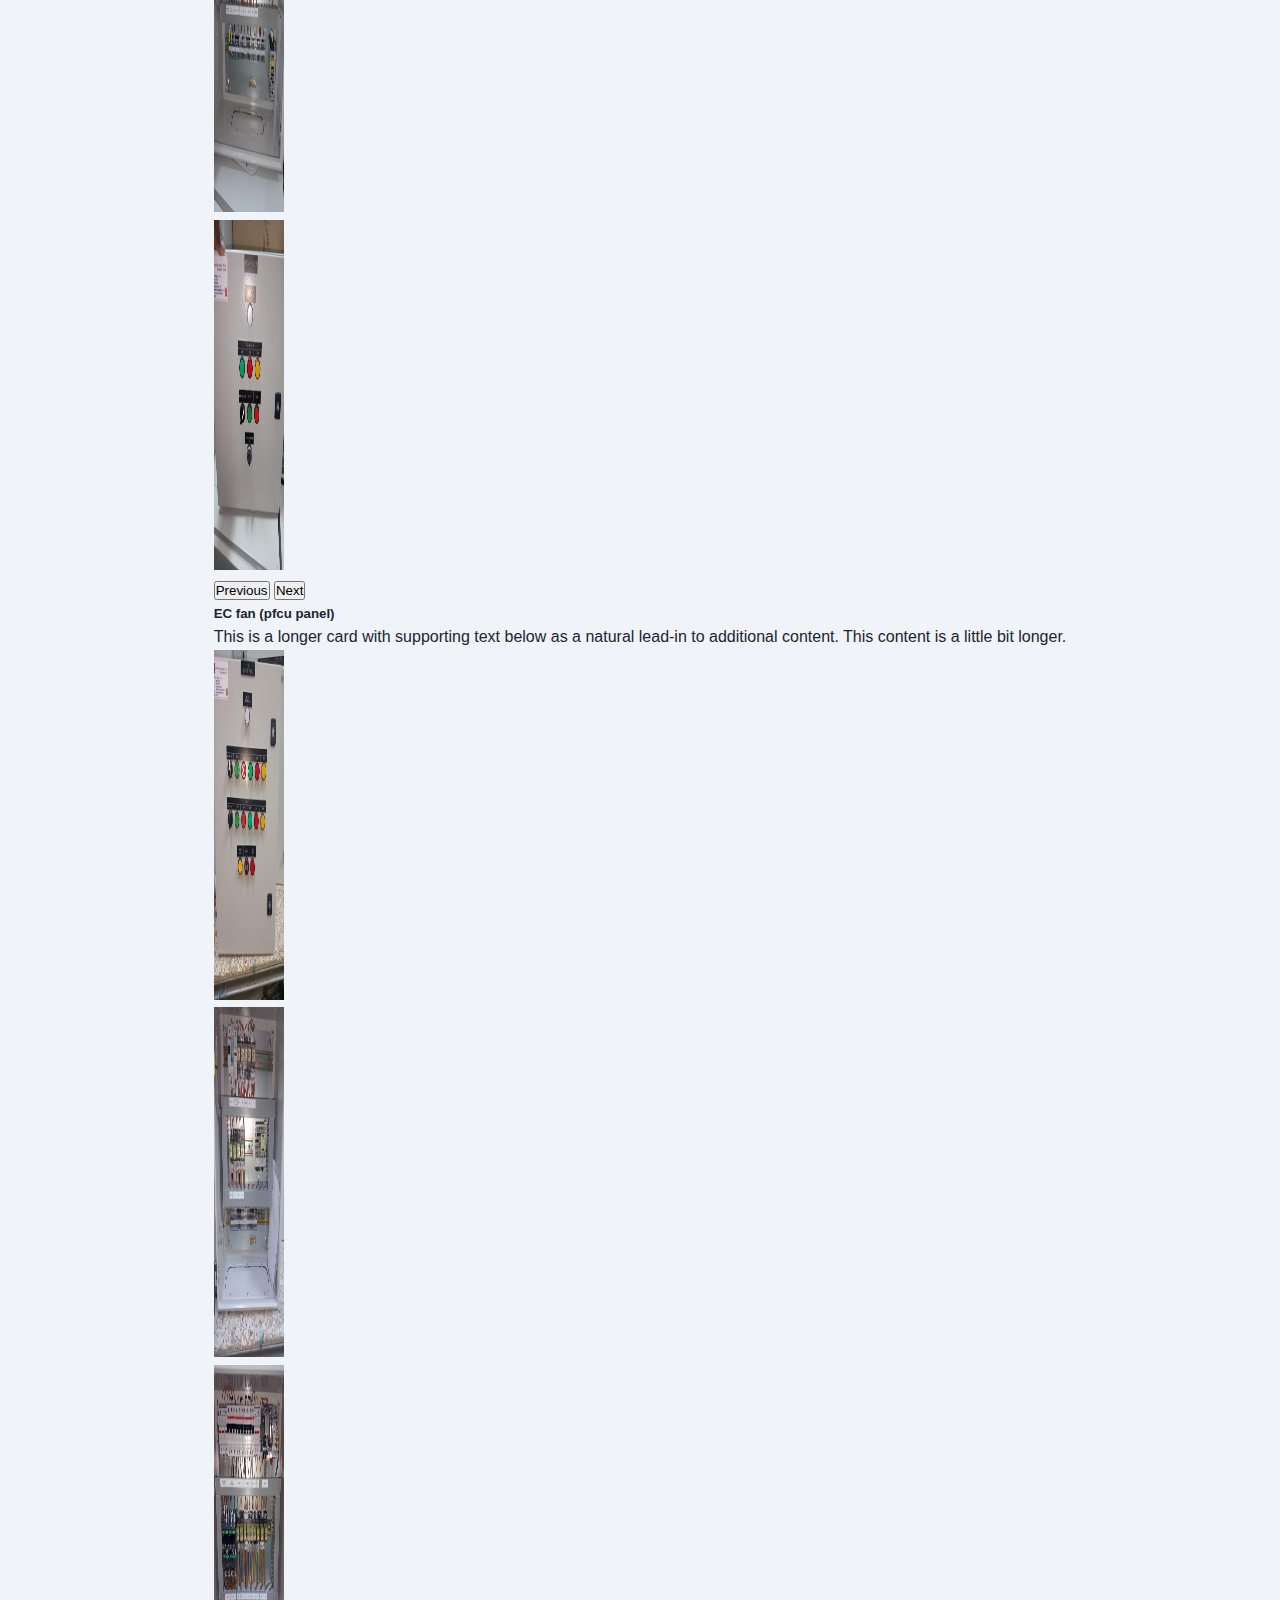
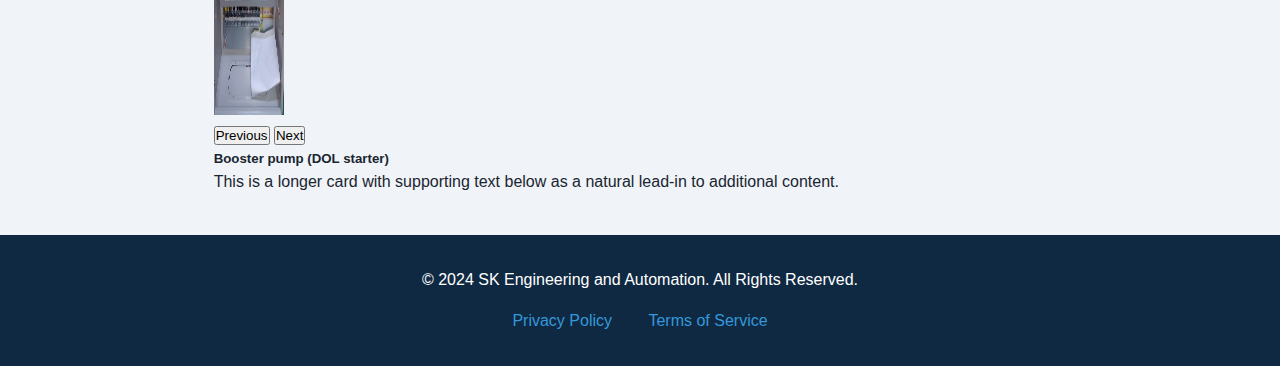
<file: products.html>
<!DOCTYPE html>
<html lang="en">
<head>
    <meta charset="UTF-8">
    <meta name="viewport" content="width=device-width, initial-scale=1.0">
    <title>Products - SK Engineering and Automation</title>
    <link rel="stylesheet" href="css/style.css">
    <link href="https://cdn.jsdelivr.net/npm/bootstrap@5.0.2/dist/css/bootstrap.min.css" rel="stylesheet" integrity="sha384-EVSTQN3/azprG1Anm3QDgpJLIm9Nao0Yz1ztcQTwFspd3yD65VohhpuuCOmLASjC" crossorigin="anonymous">
<script src="https://cdn.jsdelivr.net/npm/bootstrap@5.0.2/dist/js/bootstrap.bundle.min.js" integrity="sha384-MrcW6ZMFYlzcLA8Nl+NtUVF0sA7MsXsP1UyJoMp4YLEuNSfAP+JcXn/tWtIaxVXM" crossorigin="anonymous"></script>
<script src="https://cdn.jsdelivr.net/npm/@popperjs/core@2.9.2/dist/umd/popper.min.js" integrity="sha384-IQsoLXl5PILFhosVNubq5LC7Qb9DXgDA9i+tQ8Zj3iwWAwPtgFTxbJ8NT4GN1R8p" crossorigin="anonymous"></script>
<script src="https://cdn.jsdelivr.net/npm/bootstrap@5.0.2/dist/js/bootstrap.min.js" integrity="sha384-cVKIPhGWiC2Al4u+LWgxfKTRIcfu0JTxR+EQDz/bgldoEyl4H0zUF0QKbrJ0EcQF" crossorigin="anonymous"></script>
</head>
<body>
  <nav>
    <div class="logo">SK Engineering</div>
    <ul>
        <li><a href="index.html">Home</a></li>
        <li><a href="aboutus.html">About Us</a></li>
        <li><a href="products.html" class="active">Products</a></li>
        <li><a href="gallery.html" class="active">Project Gallery</a></li>
        <li><a href="contact.html">Contact</a></li>
    </ul>
</nav>

    <section class="hero">
        <div class="container">
            <h1>Our Project Gallery</h1>
            <p>Comprehensive Pump Solutions for Various Applications</p>
        </div>
    </section>
   
<div  class="products-grid mt-5 mb-5">
    <div class="row row-cols-2 row-cols-md-3 g-5">
        <div class="col">
            <div class="card ">
                <div id="carousel1" class="carousel slide" data-bs-ride="carousel">
                  <div class="carousel-inner">
                    <div class="carousel-item active">
                      <img src="img/product-1/pro-11.jpeg" class="d-block w-100" alt="Image 1" style="width: 70px; height: 350px; ">
                    </div>
                    <div class="carousel-item">
                      <img src="img/product-1/pro-12.jpeg" class="d-block w-100" alt="Image 2" style="width: 70px; height: 350px;">
                    </div>
                    <div class="carousel-item">
                      <img src="img/product-1/pro-13.jpeg" class="d-block w-100" alt="Image 3" style="width: 70px; height: 350px; ">
                    </div>
                  </div>
                  <button class="carousel-control-prev" type="button" data-bs-target="#carousel1" data-bs-slide="prev">
                    <span class="carousel-control-prev-icon" aria-hidden="true"></span>
                    <span class="visually-hidden">Previous</span>
                  </button>
                  <button class="carousel-control-next" type="button" data-bs-target="#carousel1" data-bs-slide="next">
                    <span class="carousel-control-next-icon" aria-hidden="true"></span>
                    <span class="visually-hidden">Next</span>
                  </button>
                </div>
                <div class="card-body">
                  <h5 class="card-title">Sump pump panel (2starter)</h5>
                  <p class="card-text">This is a longer card with supporting text below as a natural lead-in to additional content. This content is a little bit longer.</p>
                </div>
              </div>
        </div>
       
        <div class="col">
          <div class="card">
            <div id="carousel2" class="carousel slide" data-bs-ride="carousel">
                <div class="carousel-inner">
                  <div class="carousel-item active">
                    <img src="img/product-2/pro-21.jpeg" class="d-block w-100  " alt="Image 1" style="width: 70px; height: 350px; ">
                  </div>
                  <div class="carousel-item">
                    <img src="img/product-2/pro-22.jpeg" class="d-block w-100 " alt="Image 2" style="width: 70px; height: 350px; ">
                  </div>
                  <div class="carousel-item">
                    <img src="img/product-2/pro-23.jpeg" class="d-block w-100 " alt="Image 3" style="width: 70px; height: 350px; ">
                  </div>
              
                </div>
                <button class="carousel-control-prev" type="button" data-bs-target="#carousel2" data-bs-slide="prev">
                  <span class="carousel-control-prev-icon" aria-hidden="true"></span>
                  <span class="visually-hidden">Previous</span>
                </button>
                <button class="carousel-control-next" type="button" data-bs-target="#carousel2" data-bs-slide="next">
                  <span class="carousel-control-next-icon" aria-hidden="true"></span>
                  <span class="visually-hidden">Next</span>
                </button>
              </div>
            <div class="card-body">
              <h5 class="card-title">Fan panel</h5>
              <p class="card-text">This is a longer card with supporting text below as a natural lead-in to additional content.</p>
            </div>
          </div>
        </div>
        <div class="col">
          <div class="card">
            <div id="carousel3" class="carousel slide" data-bs-ride="carousel">
                <div class="carousel-inner">
                  <div class="carousel-item active">
                    <img src="img/product-3/pro-31.jpeg" class="d-block w-100  " alt="Image 1" style="width: 70px; height: 350px; ;">
                  </div>
                  <div class="carousel-item">
                    <img src="img/product-3/pro-32.jpeg" class="d-block w-100 " alt="Image 2" style="width: 70px; height: 350px; ">
                  </div>
                  <div class="carousel-item">
                    <img src="img/product-3/pro-33.jpeg" class="d-block w-100 " alt="Image 3" style="width: 70px; height: 350px; ">
                  </div>
              
                </div>
                <button class="carousel-control-prev" type="button" data-bs-target="#carousel3" data-bs-slide="prev">
                  <span class="carousel-control-prev-icon" aria-hidden="true"></span>
                  <span class="visually-hidden">Previous</span>
                </button>
                <button class="carousel-control-next" type="button" data-bs-target="#carousel3" data-bs-slide="next">
                  <span class="carousel-control-next-icon" aria-hidden="true"></span>
                  <span class="visually-hidden">Next</span>
                </button>
              </div>
            <div class="card-body">
              <h5 class="card-title">Hose reel pump panel</h5>
              <p class="card-text">This is a longer card with supporting text below as a natural lead-in to additional content. This content is a little bit longer.</p>
            </div>
          </div>
        </div>
        <div class="col">
            <div class="card">
              <div id="carousel4" class="carousel slide" data-bs-ride="carousel">
                  <div class="carousel-inner">
                    <div class="carousel-item active">
                      <img src="img/product-4/pro-41.jpeg" class="d-block w-100  " alt="Image 1" style="width: 70px; height: 350px; ">
                    </div>
                    <div class="carousel-item">
                      <img src="img/product-4/pro-42.jpeg" class="d-block w-100 " alt="Image 2" style="width: 70px; height: 350px; ">
                    </div>
                  </div>
                  <button class="carousel-control-prev" type="button" data-bs-target="#carousel4" data-bs-slide="prev">
                    <span class="carousel-control-prev-icon" aria-hidden="true"></span>
                    <span class="visually-hidden">Previous</span>
                  </button>
                  <button class="carousel-control-next" type="button" data-bs-target="#carousel4" data-bs-slide="next">
                    <span class="carousel-control-next-icon" aria-hidden="true"></span>
                    <span class="visually-hidden">Next</span>
                  </button>
                </div>
              <div class="card-body">
                <h5 class="card-title">PCB type booster pump panel</h5>
                <p class="card-text">This is a longer card with supporting text below as a natural lead-in to additional content. This content is a little bit longer.</p>
              </div>
            </div>
          </div>
          <div class="col">
            <div class="card">
              <div id="carousel5" class="carousel slide" data-bs-ride="carousel">
                  <div class="carousel-inner">
                    <div class="carousel-item active">
                      <img src="img/product-5/pro-51.jpeg" class="d-block w-100  " alt="Image 1" style="width: 70px; height: 350px; ">
                    </div>
                    <div class="carousel-item">
                      <img src="img/product-5/pro-52.jpeg" class="d-block w-100 " alt="Image 2" style="width: 70px; height: 350px; ">
                    </div>
                  </div>
                  <button class="carousel-control-prev" type="button" data-bs-target="#carousel5" data-bs-slide="prev">
                    <span class="carousel-control-prev-icon" aria-hidden="true"></span>
                    <span class="visually-hidden">Previous</span>
                  </button>
                  <button class="carousel-control-next" type="button" data-bs-target="#carousel5" data-bs-slide="next">
                    <span class="carousel-control-next-icon" aria-hidden="true"></span>
                    <span class="visually-hidden">Next</span>
                  </button>
                </div>
              <div class="card-body">
                <h5 class="card-title">EC fan (pfcu panel)</h5>
                <p class="card-text">This is a longer card with supporting text below as a natural lead-in to additional content. This content is a little bit longer.</p>
              </div>
            </div>
          </div>
          <div class="col">
            <div class="card">
              <div id="carousel6" class="carousel slide" data-bs-ride="carousel">
                  <div class="carousel-inner">
                    <div class="carousel-item active">
                      <img src="img/product-6/pro-61.jpeg" class="d-block w-100  " alt="Image 1" style="width: 70px; height: 350px; ">
                    </div>
                    <div class="carousel-item">
                      <img src="img/product-6/pro-62.jpeg" class="d-block w-100 " alt="Image 2" style="width: 70px; height: 350px; ">
                    </div>
                    <div class="carousel-item">
                      <img src="img/product-6/pro-63.jpeg" class="d-block w-100 " alt="Image 3" style="width: 70px; height: 350px; ">
                    </div>
                
                  </div>
                  <button class="carousel-control-prev" type="button" data-bs-target="#carousel6" data-bs-slide="prev">
                    <span class="carousel-control-prev-icon" aria-hidden="true"></span>
                    <span class="visually-hidden">Previous</span>
                  </button>
                  <button class="carousel-control-next" type="button" data-bs-target="#carousel6" data-bs-slide="next">
                    <span class="carousel-control-next-icon" aria-hidden="true"></span>
                    <span class="visually-hidden">Next</span>
                  </button>
                </div>
              <div class="card-body">
                <h5 class="card-title">Booster pump (DOL starter)</h5>
                <p class="card-text">This is a longer card with supporting text below as a natural lead-in to additional content.</p>
              </div>
            </div>
          </div>

      </div>
</div>

        <!-- <div id="carouselExampleIndicators" class="carousel slide" data-bs-ride="carousel">
            <div class="carousel-indicators">
              <button type="button" data-bs-target="#carouselExampleIndicators" data-bs-slide-to="0" class="active" aria-current="true" aria-label="Slide 1"></button>
              <button type="button" data-bs-target="#carouselExampleIndicators" data-bs-slide-to="1" aria-label="Slide 2"></button>
              <button type="button" data-bs-target="#carouselExampleIndicators" data-bs-slide-to="2" aria-label="Slide 3"></button>
            </div>
            <div class="carousel-inner">
              <div class="carousel-item active">
                <img src="img/pr1i1.jpg" class="d-block w-25" alt="...">
              </div>
              <div class="carousel-item">
                <img src="img/pr2i2.jpg" class="d-block w-25" alt="...">
              </div>
              <div class="carousel-item">
                <img src="img/pr1i1.jpg" class="d-block w-25" alt="...">
              </div>
            </div>
            <button class="carousel-control-prev" type="button" data-bs-target="#carouselExampleIndicators" data-bs-slide="prev">
              <span class="carousel-control-prev-icon" aria-hidden="true"></span>
              <span class="visually-hidden">Previous</span>
            </button>
            <button class="carousel-control-next" type="button" data-bs-target="#carouselExampleIndicators" data-bs-slide="next">
              <span class="carousel-control-next-icon" aria-hidden="true"></span>
              <span class="visually-hidden">Next</span>
            </button>
          </div> -->

    <footer>
        <div class="container">
            <p>&copy; 2024 SK Engineering and Automation. All Rights Reserved.</p>
            <div class="footer-links">
                <a href="#">Privacy Policy</a>
                <a href="#">Terms of Service</a>
            </div>
        </div>
    </footer>
</body>
</html>
</file>
<file: css/style.css>
:root {
    --primary: #1a4b84;
    --secondary: #2d6bb2;
    --accent: #3498db;
    --dark: #0f2942;
    --light: #f0f4f8;
    --white: #FFFFFF;
    --text-dark: #1a2530;
}

* {
    margin: 0;
    padding: 0;
    box-sizing: border-box;
    font-family: 'Arial', 'Segoe UI', sans-serif;
}

body {
    background-color: var(--light);
    color: var(--text-dark);
    line-height: 1.6;
    display: flex;
    flex-direction: column;
    min-height: 100vh;
}

.container {
    max-width: 1200px;
    margin: 0 auto;
    padding: 0 15px;
    width: 100%;
}

/* Navigation */
nav {
    background-color: var(--dark);
    padding: 1rem;
    display: flex;
    justify-content: space-between;
    align-items: center;
    box-shadow: 0 2px 10px rgba(0,0,0,0.1);
    position: sticky;
    top: 0;
    z-index: 100;
}

.logo {
    color: var(--white);
    font-size: 1.5rem;
    font-weight: bold;
}

nav ul {
    display: flex;
    list-style: none;
    gap: 1.5rem;
}

nav a {
    color: var(--white);
    text-decoration: none;
    transition: color 0.3s ease;
    position: relative;
}

nav a::after {
    content: '';
    position: absolute;
    width: 0;
    height: 2px;
    bottom: -5px;
    left: 0;
    background-color: var(--accent);
    transition: width 0.3s ease;
}

nav a:hover::after {
    width: 100%;
}

/* Hero Section */
.hero {
    background: linear-gradient(135deg, var(--primary), var(--secondary));
    color: var(--white);
    text-align: center;
    padding: 6rem 0;
    clip-path: polygon(0 0, 100% 0, 100% 85%, 0 100%);
}

.hero h1 {
    font-size: 3.5rem;
    margin-bottom: 1rem;
    font-weight: 700;
}

.hero p {
    font-size: 1.2rem;
    max-width: 700px;
    margin: 0 auto;
    opacity: 0.9;
}

/* Products Grid */
.products-grid {
    display: grid;
    margin-left: 500px;
    
    max-width: 1200px; 
    margin: 0 auto; 
    padding: 40px; 
    border-width: 0;
border-style:solid
}

.product-card {
    background: var(--white);
    border-radius: 15px;
    padding: 2rem;
    text-align: center;
    box-shadow: 0 10px 25px rgba(0,0,0,0.1);
    transition: transform 0.3s ease;
}

.product-card:hover {
    transform: translateY(-10px);
}

.product-card h3 {
    color: var(--primary);
    margin-bottom: 1rem;
}

.button {
    display: inline-block;
    background-color: var(--primary);
    color: var(--white);
    padding: 0.75rem 1.5rem;
    text-decoration: none;
    border-radius: 5px;
    transition: background-color 0.3s ease;
    margin-top: 1rem;
}

.button:hover {
    background-color: var(--accent);
}

/* Contact Form */
.contact-section {
    padding: 4rem 0;
    background-color: var(--light);
}

.contact-form {
    max-width: 500px;
    margin: 0 auto;
    display: flex;
    flex-direction: column;
    gap: 1rem;
}

.contact-form input,
.contact-form select,
.contact-form textarea {
    width: 100%;
    padding: 0.75rem;
    border: 1px solid var(--secondary);
    border-radius: 5px;
}

/* NEW: Contact Info Section */
.contact-info {
    background-color: var(--white);
    padding: 4rem 0;
    text-align: center;
}

.contact-details {
    max-width: 600px;
    margin: 0 auto;
    background-color: var(--light);
    padding: 2rem;
    border-radius: 10px;
    box-shadow: 0 10px 25px rgba(0,0,0,0.1);
}

.contact-details h2 {
    color: var(--primary);
    margin-bottom: 1.5rem;
}

.contact-details p {
    margin-bottom: 0.75rem;
    line-height: 1.6;
}

/* Certifications Section */
.company-certifications {
    background-color: var(--light);
    padding: 4rem 0;
}

.certifications-grid {
    display: grid;
    grid-template-columns: repeat(3, 1fr);
    gap: 2rem;
}

.certification-card {
    background: var(--white);
    border-radius: 15px;
    padding: 2rem;
    text-align: center;
    box-shadow: 0 10px 25px rgba(0,0,0,0.1);
    transition: transform 0.3s ease, box-shadow 0.3s ease;
    position: relative;
    overflow: hidden;
}

.certification-card::before {
    content: '';
    position: absolute;
    top: 0;
    left: 0;
    width: 100%;
    height: 5px;
    background: linear-gradient(to right, var(--primary), var(--accent));
}

.certification-icon {
    width: 100px;
    height: 100px;
    margin: 0 auto 1.5rem;
    display: flex;
    align-items: center;
    justify-content: center;
    background: linear-gradient(135deg, var(--primary), var(--secondary));
    color: var(--white);
    border-radius: 50%;
    transition: transform 0.3s ease;
}

.certification-actions {
    display: flex;
    justify-content: center;
    gap: 1rem;
    margin-top: 1.5rem;
}

.btn-view,
.btn-download {
    display: inline-block;
    padding: 0.5rem 1rem;
    text-decoration: none;
    border-radius: 300px;
    transition: all 0.3s ease;
}

.btn-view {
    background-color: var(--primary);
    color: var(--white);
}

.btn-download {
    background-color: var(--light);
    color: var(--primary);
    border: 1px solid var(--primary);
}
.map-container {
    margin-top: 2rem;
    border-radius: 10px;
    overflow: hidden;
    box-shadow: 0 10px 25px rgba(0,0,0,0.1);
}
/* Footer */
footer {
    background-color: var(--dark);
    color: var(--white);
    padding: 2rem 0;
    text-align: center;
    margin-top: auto;
}

.footer-links {
    margin-top: 1rem;
}

.footer-links a {
    color: var(--accent);
    margin: 0 1rem;
    text-decoration: none;
}

/* Responsive Design */
@media (max-width: 768px) {
    .certifications-grid,
    .products-grid,
    .values-grid {
        grid-template-columns: 1fr;
    }

    .hero h1 {
        font-size: 2.5rem;
    }

    nav {
        flex-direction: column;
    }

    nav ul {
        margin-top: 1rem;
    }

    .contact-details {
        padding: 1rem;
    }
}

/* Product Modal */
.product-modal-overlay {
    display: none;
    position: fixed;
    top: 0;
    left: 0;
    width: 100%;
    height: 100%;
    background: rgba(0, 0, 0, 0.7);
    z-index: 1000;
    justify-content: center;
    align-items: center;
}

.product-modal-overlay.show {
    display: flex;
}

.product-modal {
    background: var(--white);
    padding: 2rem;
    border-radius: 15px;
    max-width: 600px;
    position: relative;
    text-align: center;
}

.product-modal-close {
    position: absolute;
    top: 10px;
    right: 10px;
    background: none;
    border: none;
    font-size: 2rem;
    cursor: pointer;
}

.product-modal-image {
    max-width: 100%;
    margin-bottom: 1rem;
}

.product-modal-title {
    color: var(--primary);
    margin-bottom: 1rem;
}

/* Certificate Modal Styles */
.certificate-modal-overlay {
    display: none;
    position: fixed;
    top: 0;
    left: 0;
    width: 100%;
    height: 100%;
    background: rgba(0, 0, 0, 0.8);
    z-index: 1000;
    justify-content: center;
    align-items: center;
    padding: 2rem;
}

.certificate-modal-overlay.show {
    display: flex;
}

.certificate-modal {
    background: var(--white);
    padding: 1rem;
    border-radius: 15px;
    width: 90%;
    max-width: 1200px;
    height: 90vh;
    max-height: 1000px;
    position: relative;
    display: flex;
    flex-direction: column;
    box-shadow: 0 15px 50px rgba(0,0,0,0.2);
}

.certificate-modal-close {
    position: absolute;
    top: 10px;
    right: 10px;
    background: none;
    border: none;
    font-size: 2.5rem;
    cursor: pointer;
    color: var(--primary);
    z-index: 10;
    transition: transform 0.3s ease;
}

.certificate-modal-close:hover {
    transform: scale(1.2);
    color: var(--accent);
}

.certificate-modal-image {
    width: 100%;
    height: 100%;
    border: 2px solid var(--secondary);
    border-radius: 10px;
    box-shadow: 0 10px 25px rgba(0,0,0,0.1);
}
/* Services Section */
.services {
    padding: 4rem 0;
    background-color: var(--white);
}

.services-grid {
    display: grid;
    grid-template-columns: repeat(3, 1fr);
    gap: 2rem;
    margin-top: 2rem;
}

.service-card {
    background: var(--white);
    border-radius: 15px;
    padding: 2rem;
    text-align: center;
    box-shadow: 0 10px 25px rgba(0,0,0,0.1);
    transition: transform 0.3s ease;
    border: 1px solid var(--light);
}

.service-card:hover {
    transform: translateY(-10px);
}

.service-card h3 {
    color: var(--primary);
    margin-bottom: 1rem;
}

.service-card p {
    margin-bottom: 1.5rem;
    color: var(--text-dark);
}

.service-card a {
    color: var(--primary);
    text-decoration: none;
    font-weight: bold;
    transition: color 0.3s ease;
}

.service-card a:hover {
    color: var(--accent);
}

@media (max-width: 768px) {
    .services-grid {
        grid-template-columns: 1fr;
        gap: 1.5rem;
    }
}
</file>
